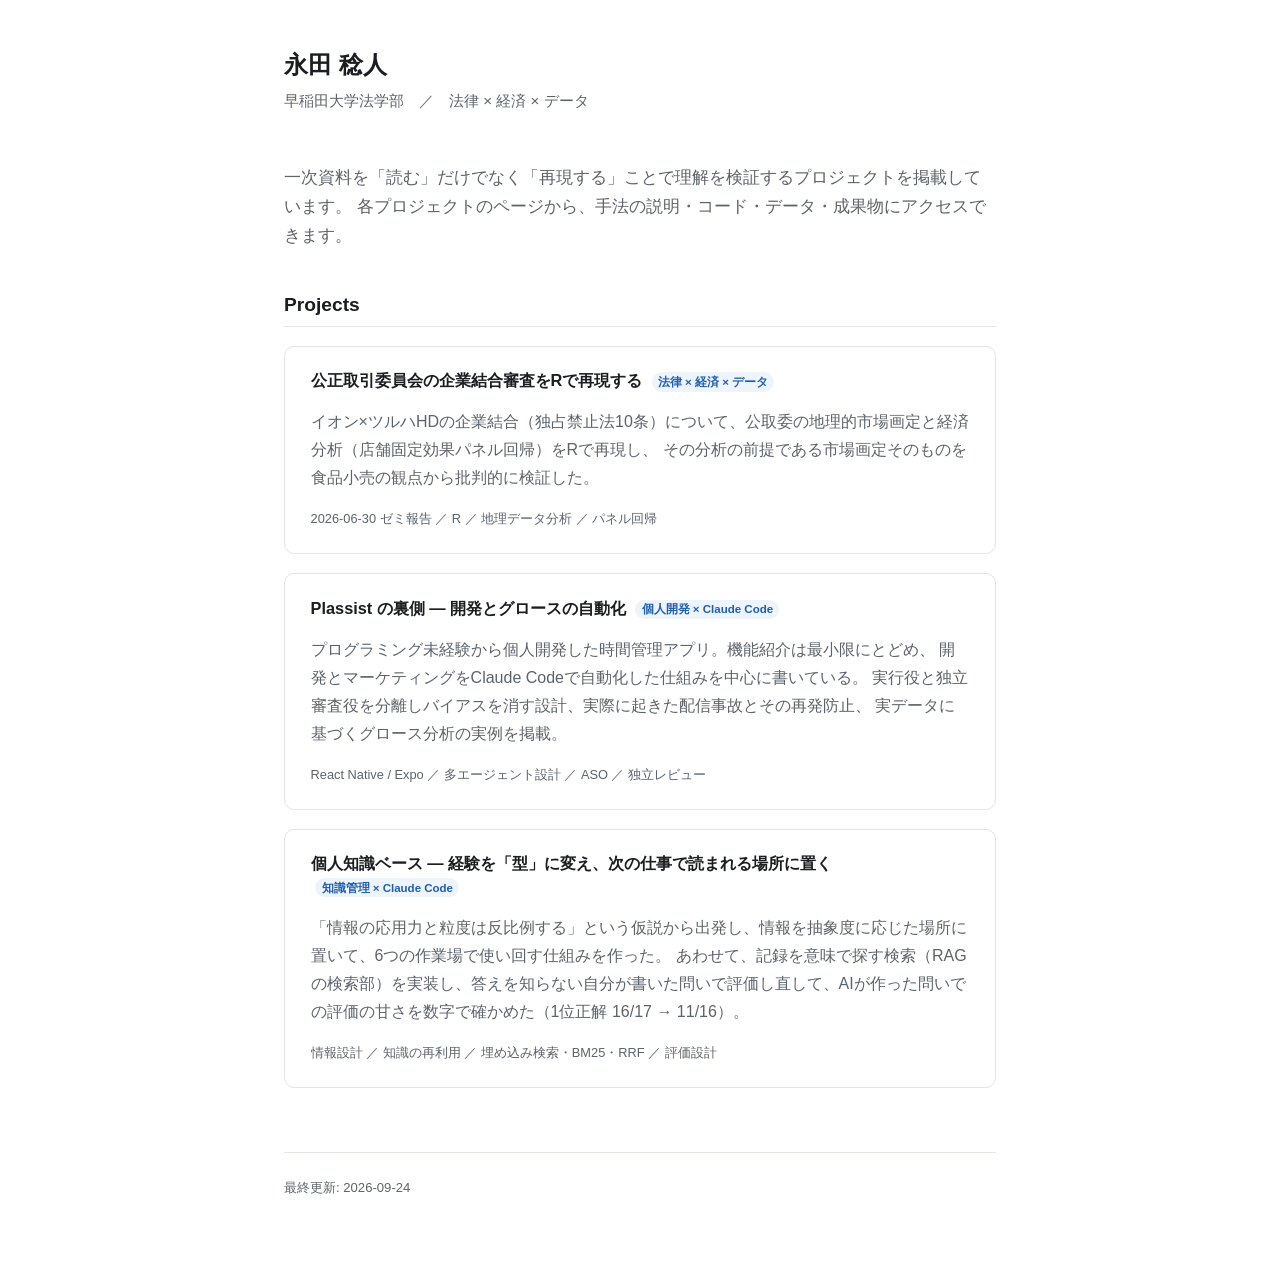
<file: index.html>
<!doctype html>
<html lang="ja">
<head>
<meta charset="utf-8">
<meta name="viewport" content="width=device-width, initial-scale=1">
<title>永田稔人 — Portfolio</title>
<meta name="description" content="永田稔人のポートフォリオ。法律×経済×データの分析プロジェクトを掲載。">
<link rel="stylesheet" href="assets/style.css">
</head>
<body>
<div class="wrap">
  <header class="site-header">
    <h1>永田 稔人</h1>
    <div class="role">早稲田大学法学部　／　法律 × 経済 × データ</div>
  </header>

  <section>
    <p class="lede">
      一次資料を「読む」だけでなく「再現する」ことで理解を検証するプロジェクトを掲載しています。
      各プロジェクトのページから、手法の説明・コード・データ・成果物にアクセスできます。
    </p>
  </section>

  <section>
    <h2>Projects</h2>

    <a class="card" href="projects/jftc-aeon-tsuruha/">
      <h3>公正取引委員会の企業結合審査をRで再現する
        <span class="badge">法律 × 経済 × データ</span>
      </h3>
      <p class="muted">
        イオン×ツルハHDの企業結合（独占禁止法10条）について、公取委の地理的市場画定と経済分析（店舗固定効果パネル回帰）をRで再現し、
        その分析の前提である市場画定そのものを食品小売の観点から批判的に検証した。
      </p>
      <div class="tags">2026-06-30 ゼミ報告 ／ R ／ 地理データ分析 ／ パネル回帰</div>
    </a>

    <a class="card" href="projects/plassist/">
      <h3>Plassist の裏側 — 開発とグロースの自動化
        <span class="badge">個人開発 × Claude Code</span>
      </h3>
      <p class="muted">
        プログラミング未経験から個人開発した時間管理アプリ。機能紹介は最小限にとどめ、
        開発とマーケティングをClaude Codeで自動化した仕組みを中心に書いている。
        実行役と独立審査役を分離しバイアスを消す設計、実際に起きた配信事故とその再発防止、
        実データに基づくグロース分析の実例を掲載。
      </p>
      <div class="tags">React Native / Expo ／ 多エージェント設計 ／ ASO ／ 独立レビュー</div>
    </a>
    <a class="card" href="projects/knowledge/">
      <h3>個人知識ベース — 経験を「型」に変え、次の仕事で読まれる場所に置く
        <span class="badge">知識管理 × Claude Code</span>
      </h3>
      <p class="muted">
        「情報の応用力と粒度は反比例する」という仮説から出発し、情報を抽象度に応じた場所に置いて、6つの作業場で使い回す仕組みを作った。
        あわせて、記録を意味で探す検索（RAGの検索部）を実装し、答えを知らない自分が書いた問いで評価し直して、AIが作った問いでの評価の甘さを数字で確かめた（1位正解 16/17 → 11/16）。
      </p>
      <div class="tags">情報設計 ／ 知識の再利用 ／ 埋め込み検索・BM25・RRF ／ 評価設計</div>
    </a>
  </section>

  <footer class="site-footer">
    最終更新: 2026-09-24
  </footer>
</div>
</body>
</html>
</file>
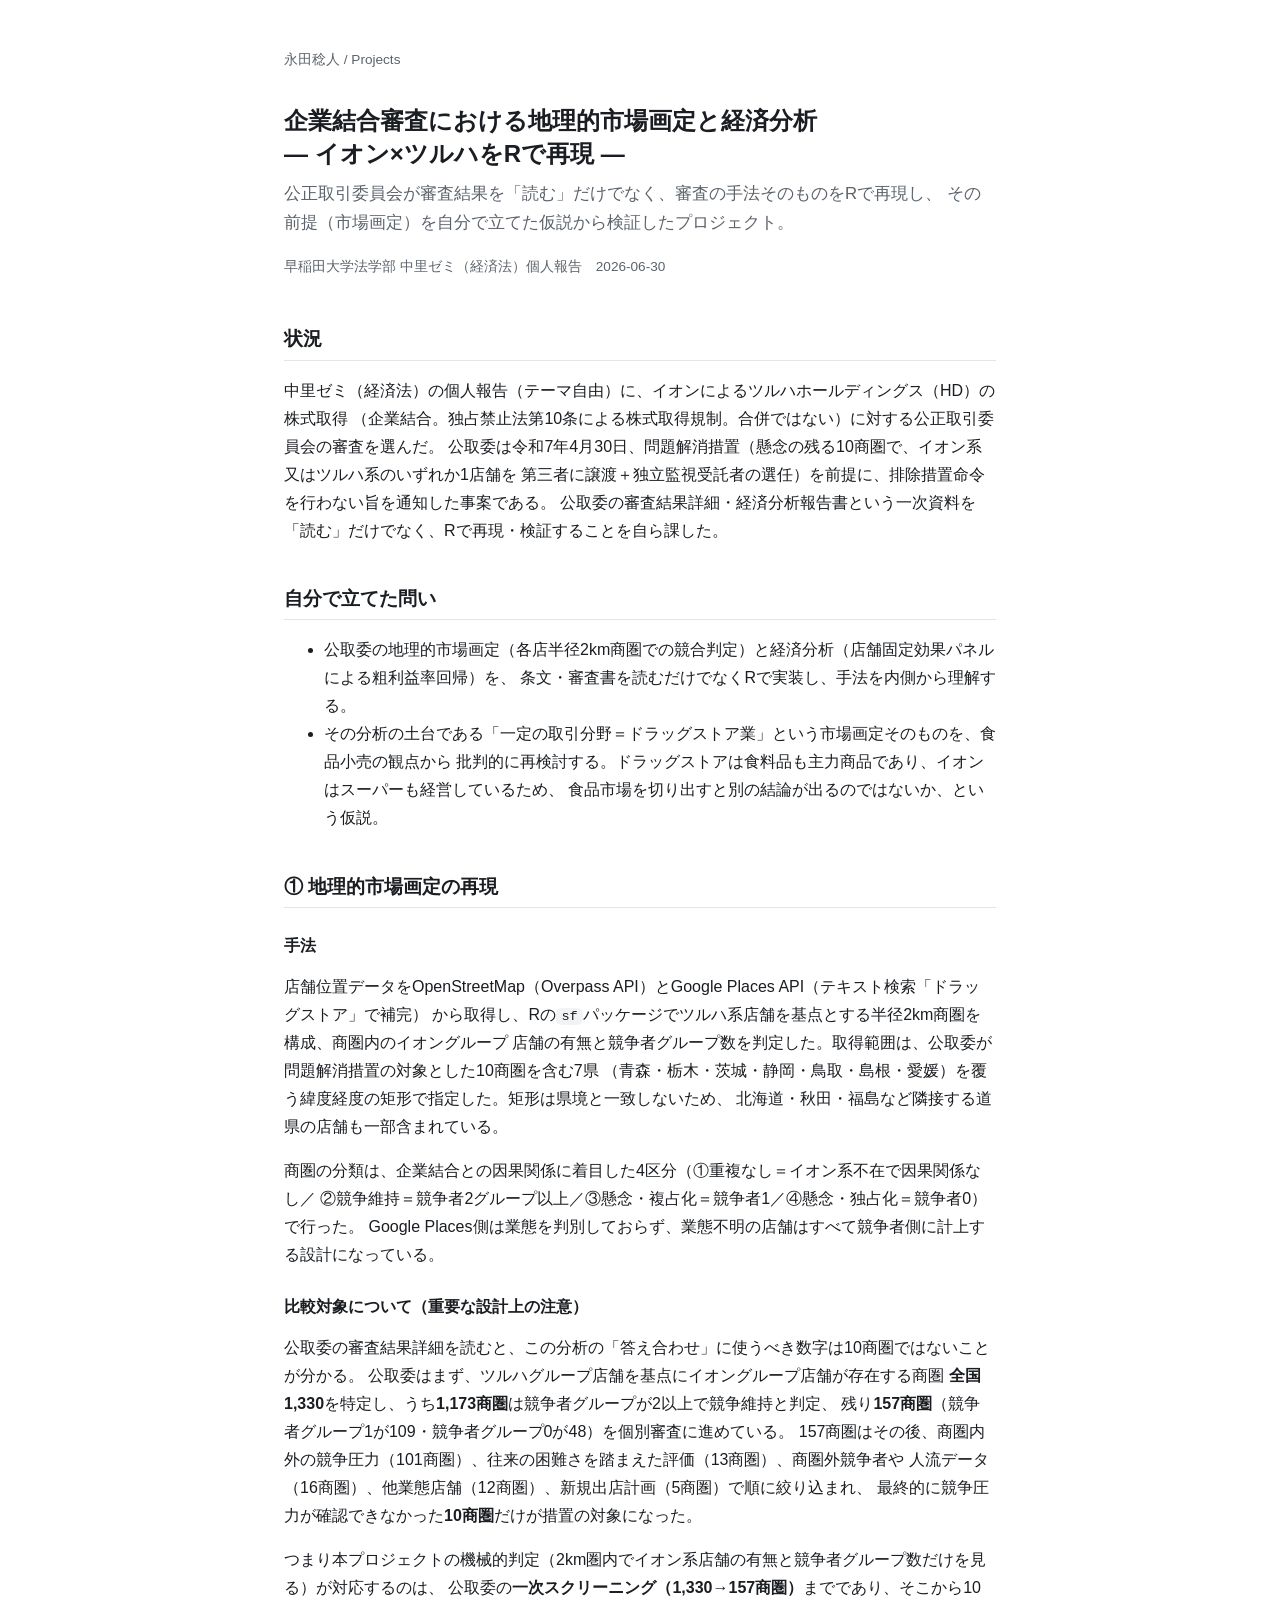
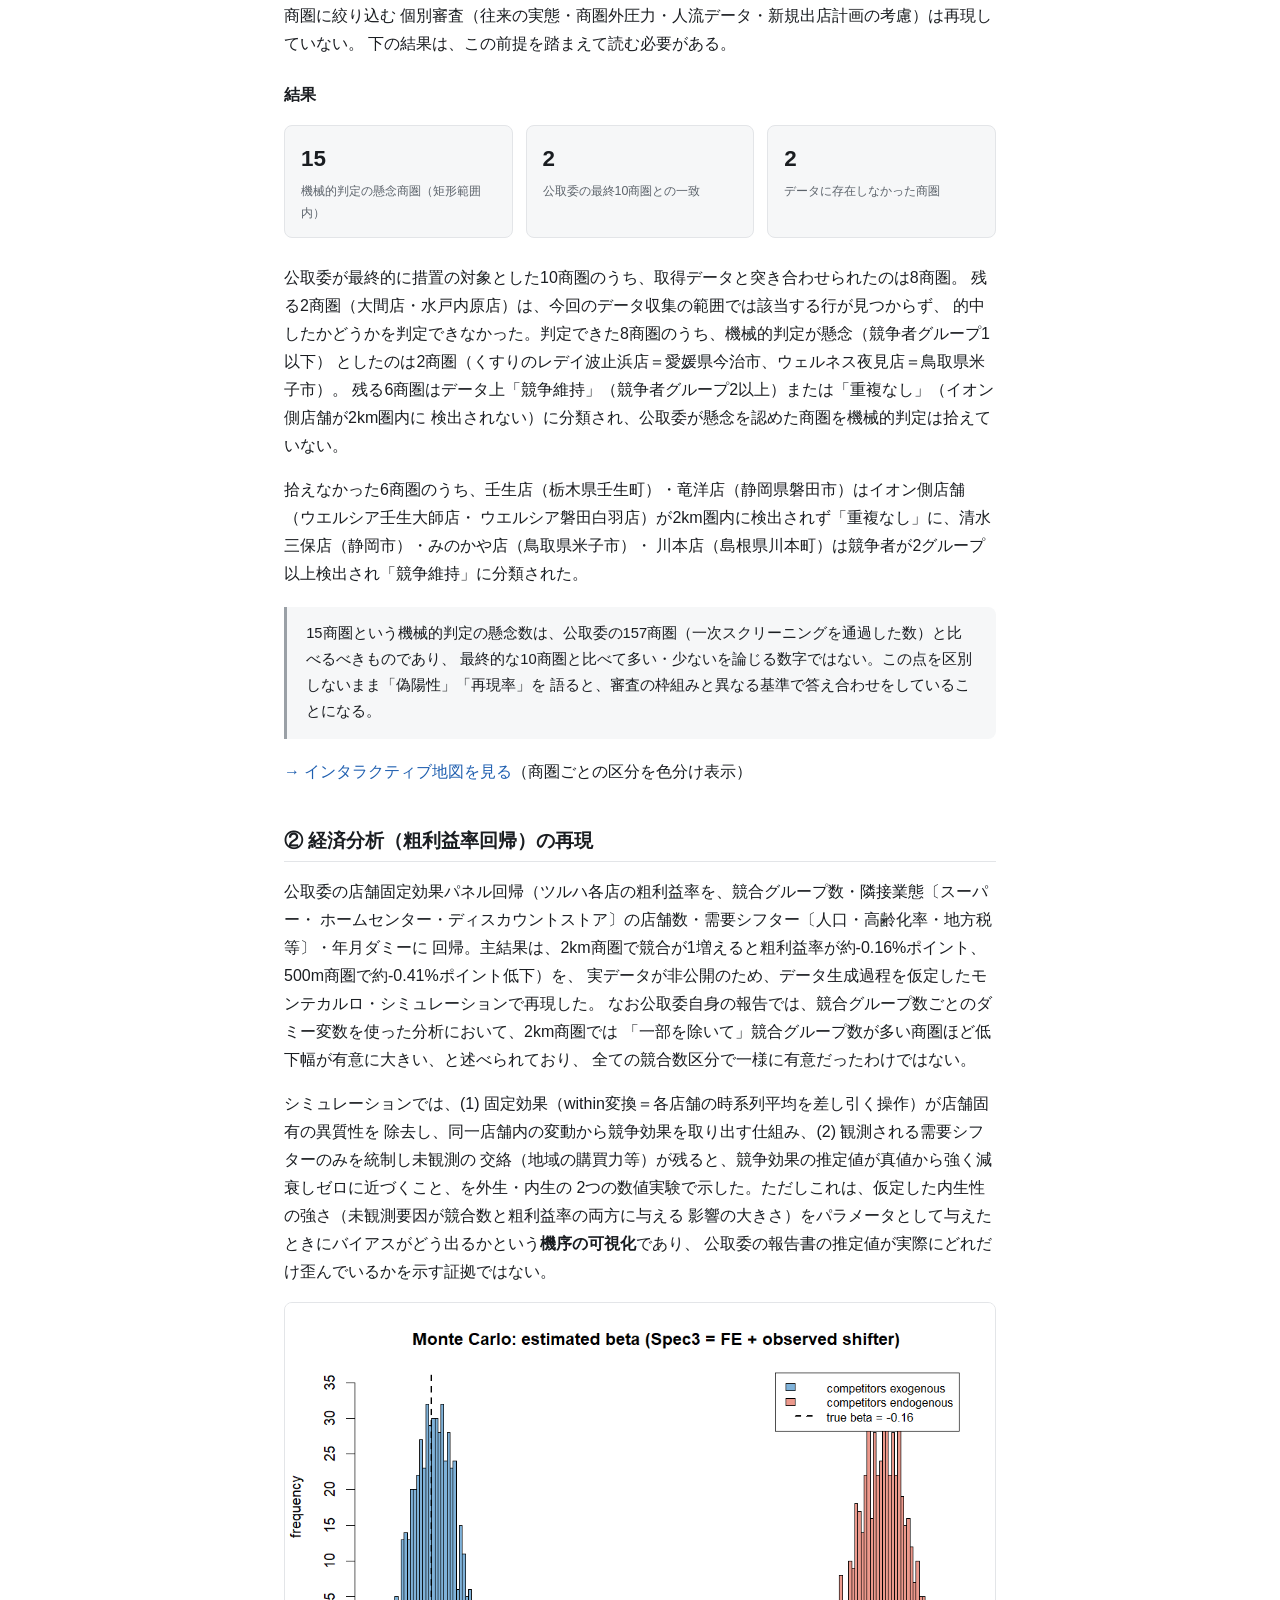
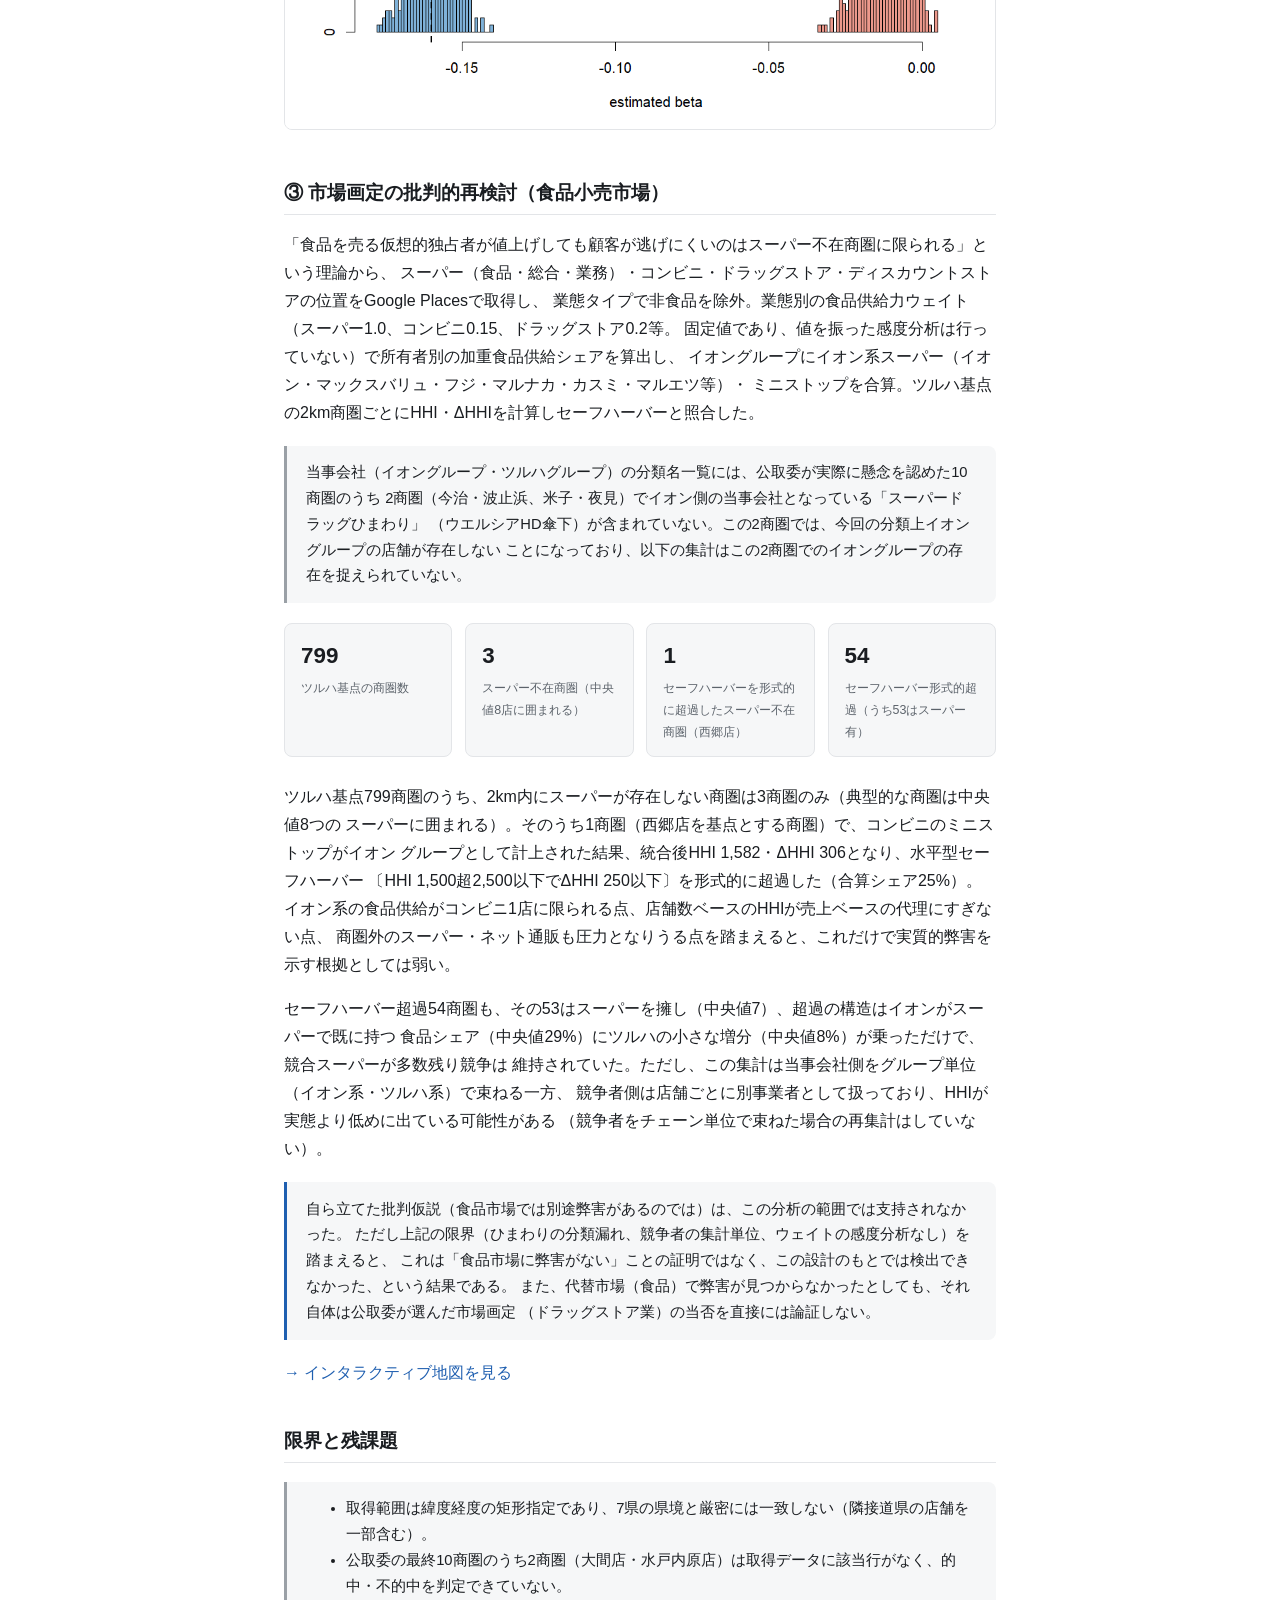
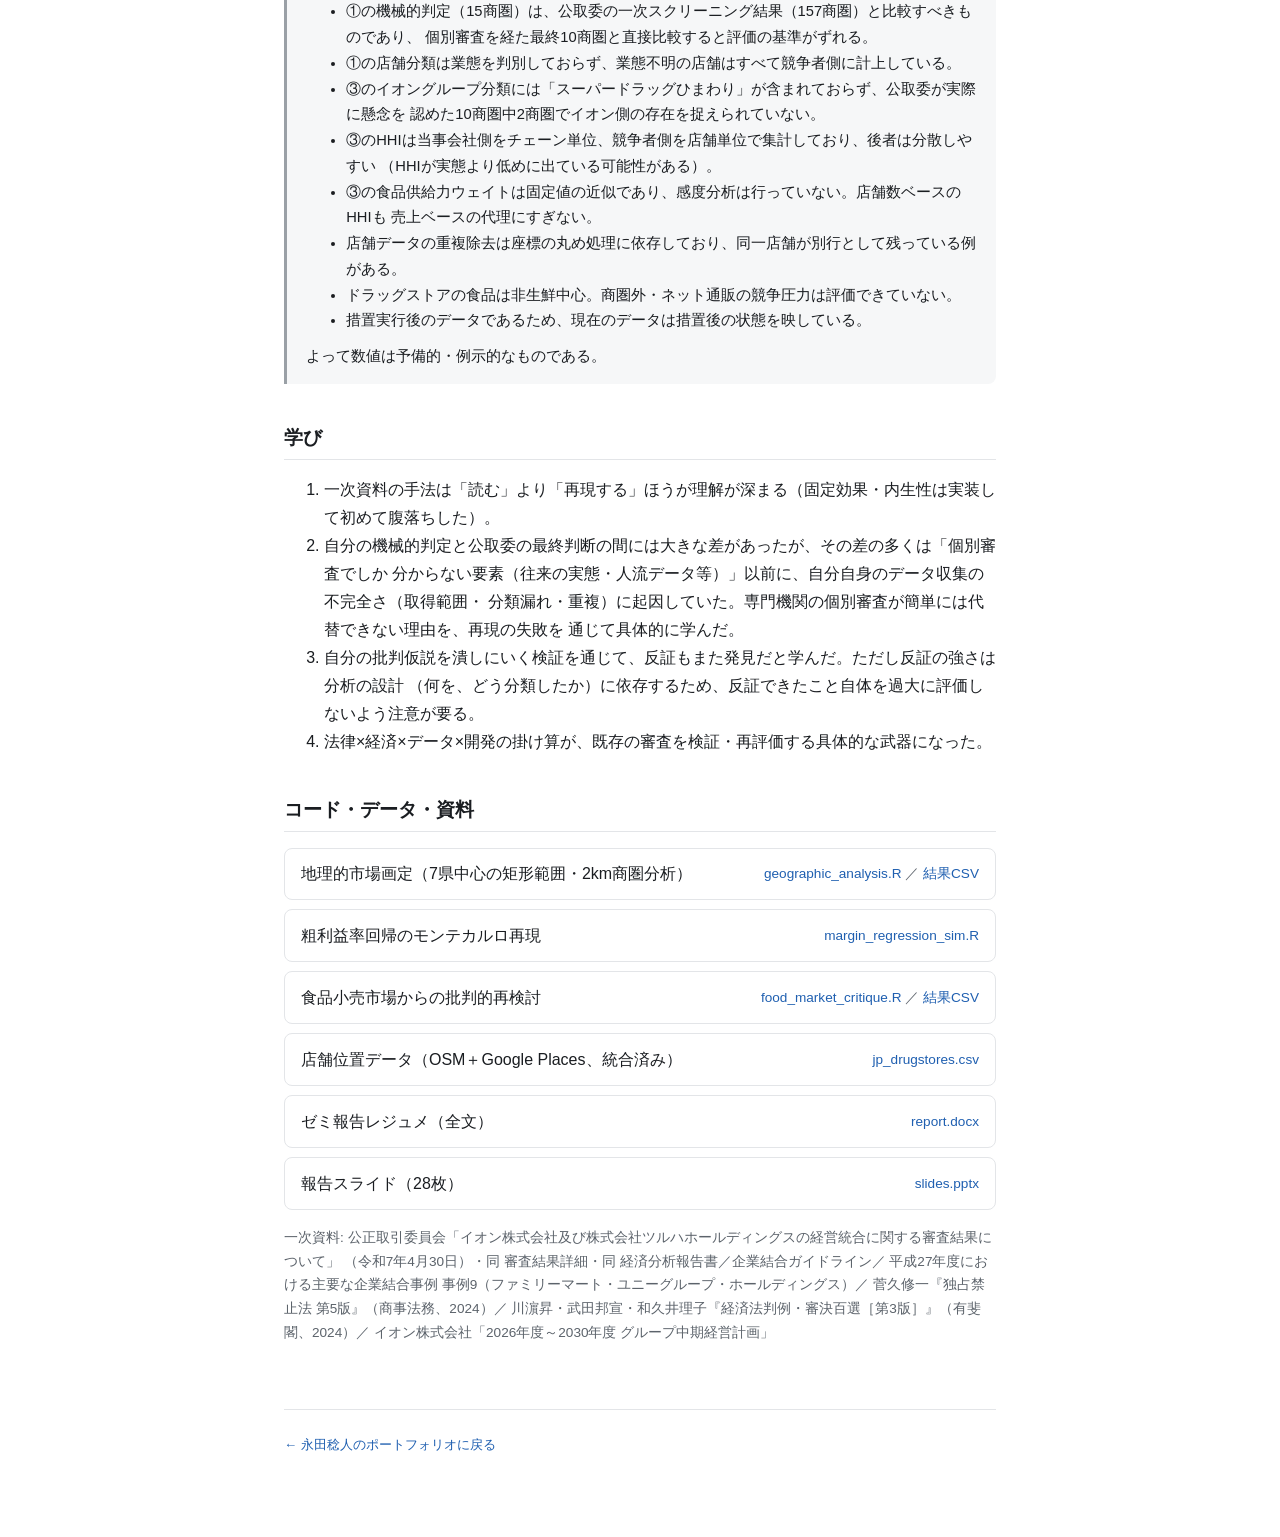
<file: projects/jftc-aeon-tsuruha/index.html>
<!doctype html>
<html lang="ja">
<head>
<meta charset="utf-8">
<meta name="viewport" content="width=device-width, initial-scale=1">
<title>企業結合審査の再現 — イオン×ツルハ</title>
<meta name="description" content="公正取引委員会のイオン×ツルハHD企業結合審査を、地理的市場画定と経済分析の両面からRで再現し、市場画定を批判的に検証したプロジェクト。">
<link rel="stylesheet" href="../../assets/style.css">
</head>
<body>
<div class="wrap">
  <nav class="crumbs"><a href="../../">永田稔人</a> / Projects</nav>

  <header class="site-header">
    <h1>企業結合審査における地理的市場画定と経済分析<br>— イオン×ツルハをRで再現 —</h1>
    <p class="lede">
      公正取引委員会が審査結果を「読む」だけでなく、審査の手法そのものをRで再現し、
      その前提（市場画定）を自分で立てた仮説から検証したプロジェクト。
    </p>
    <p class="muted" style="margin-top:0.8rem; font-size:0.85rem;">
      早稲田大学法学部 中里ゼミ（経済法）個人報告　2026-06-30
    </p>
  </header>

  <section>
    <h2>状況</h2>
    <p>
      中里ゼミ（経済法）の個人報告（テーマ自由）に、イオンによるツルハホールディングス（HD）の株式取得
      （企業結合。独占禁止法第10条による株式取得規制。合併ではない）に対する公正取引委員会の審査を選んだ。
      公取委は令和7年4月30日、問題解消措置（懸念の残る10商圏で、イオン系又はツルハ系のいずれか1店舗を
      第三者に譲渡＋独立監視受託者の選任）を前提に、排除措置命令を行わない旨を通知した事案である。
      公取委の審査結果詳細・経済分析報告書という一次資料を「読む」だけでなく、Rで再現・検証することを自ら課した。
    </p>
  </section>

  <section>
    <h2>自分で立てた問い</h2>
    <ul>
      <li>公取委の地理的市場画定（各店半径2km商圏での競合判定）と経済分析（店舗固定効果パネルによる粗利益率回帰）を、
        条文・審査書を読むだけでなくRで実装し、手法を内側から理解する。</li>
      <li>その分析の土台である「一定の取引分野＝ドラッグストア業」という市場画定そのものを、食品小売の観点から
        批判的に再検討する。ドラッグストアは食料品も主力商品であり、イオンはスーパーも経営しているため、
        食品市場を切り出すと別の結論が出るのではないか、という仮説。</li>
    </ul>
  </section>

  <section>
    <h2>① 地理的市場画定の再現</h2>

    <h3>手法</h3>
    <p>
      店舗位置データをOpenStreetMap（Overpass API）とGoogle Places API（テキスト検索「ドラッグストア」で補完）
      から取得し、Rの<code>sf</code>パッケージでツルハ系店舗を基点とする半径2km商圏を構成、商圏内のイオングループ
      店舗の有無と競争者グループ数を判定した。取得範囲は、公取委が問題解消措置の対象とした10商圏を含む7県
      （青森・栃木・茨城・静岡・鳥取・島根・愛媛）を覆う緯度経度の矩形で指定した。矩形は県境と一致しないため、
      北海道・秋田・福島など隣接する道県の店舗も一部含まれている。
    </p>
    <p>
      商圏の分類は、企業結合との因果関係に着目した4区分（①重複なし＝イオン系不在で因果関係なし／
      ②競争維持＝競争者2グループ以上／③懸念・複占化＝競争者1／④懸念・独占化＝競争者0）で行った。
      Google Places側は業態を判別しておらず、業態不明の店舗はすべて競争者側に計上する設計になっている。
    </p>

    <h3>比較対象について（重要な設計上の注意）</h3>
    <p>
      公取委の審査結果詳細を読むと、この分析の「答え合わせ」に使うべき数字は10商圏ではないことが分かる。
      公取委はまず、ツルハグループ店舗を基点にイオングループ店舗が存在する商圏
      <strong>全国1,330</strong>を特定し、うち<strong>1,173商圏</strong>は競争者グループが2以上で競争維持と判定、
      残り<strong>157商圏</strong>（競争者グループ1が109・競争者グループ0が48）を個別審査に進めている。
      157商圏はその後、商圏内外の競争圧力（101商圏）、往来の困難さを踏まえた評価（13商圏）、商圏外競争者や
      人流データ（16商圏）、他業態店舗（12商圏）、新規出店計画（5商圏）で順に絞り込まれ、
      最終的に競争圧力が確認できなかった<strong>10商圏</strong>だけが措置の対象になった。
    </p>
    <p>
      つまり本プロジェクトの機械的判定（2km圏内でイオン系店舗の有無と競争者グループ数だけを見る）が対応するのは、
      公取委の<strong>一次スクリーニング（1,330→157商圏）</strong>までであり、そこから10商圏に絞り込む
      個別審査（往来の実態・商圏外圧力・人流データ・新規出店計画の考慮）は再現していない。
      下の結果は、この前提を踏まえて読む必要がある。
    </p>

    <h3>結果</h3>
    <div class="stat-row">
      <div class="stat"><div class="n">15</div><div class="label">機械的判定の懸念商圏（矩形範囲内）</div></div>
      <div class="stat"><div class="n">2</div><div class="label">公取委の最終10商圏との一致</div></div>
      <div class="stat"><div class="n">2</div><div class="label">データに存在しなかった商圏</div></div>
    </div>
    <p>
      公取委が最終的に措置の対象とした10商圏のうち、取得データと突き合わせられたのは8商圏。
      残る2商圏（大間店・水戸内原店）は、今回のデータ収集の範囲では該当する行が見つからず、
      的中したかどうかを判定できなかった。判定できた8商圏のうち、機械的判定が懸念（競争者グループ1以下）
      としたのは2商圏（くすりのレデイ波止浜店＝愛媛県今治市、ウェルネス夜見店＝鳥取県米子市）。
      残る6商圏はデータ上「競争維持」（競争者グループ2以上）または「重複なし」（イオン側店舗が2km圏内に
      検出されない）に分類され、公取委が懸念を認めた商圏を機械的判定は拾えていない。
    </p>
    <p>
      拾えなかった6商圏のうち、壬生店（栃木県壬生町）・竜洋店（静岡県磐田市）はイオン側店舗（ウエルシア壬生大師店・
      ウエルシア磐田白羽店）が2km圏内に検出されず「重複なし」に、清水三保店（静岡市）・みのかや店（鳥取県米子市）・
      川本店（島根県川本町）は競争者が2グループ以上検出され「競争維持」に分類された。
    </p>
    <div class="callout limits">
      15商圏という機械的判定の懸念数は、公取委の157商圏（一次スクリーニングを通過した数）と比べるべきものであり、
      最終的な10商圏と比べて多い・少ないを論じる数字ではない。この点を区別しないまま「偽陽性」「再現率」を
      語ると、審査の枠組みと異なる基準で答え合わせをしていることになる。
    </div>
    <p><a href="maps/geographic_map.html">→ インタラクティブ地図を見る</a>（商圏ごとの区分を色分け表示）</p>
  </section>

  <section>
    <h2>② 経済分析（粗利益率回帰）の再現</h2>
    <p>
      公取委の店舗固定効果パネル回帰（ツルハ各店の粗利益率を、競合グループ数・隣接業態〔スーパー・
      ホームセンター・ディスカウントストア〕の店舗数・需要シフター〔人口・高齢化率・地方税等〕・年月ダミーに
      回帰。主結果は、2km商圏で競合が1増えると粗利益率が約-0.16%ポイント、500m商圏で約-0.41%ポイント低下）を、
      実データが非公開のため、データ生成過程を仮定したモンテカルロ・シミュレーションで再現した。
      なお公取委自身の報告では、競合グループ数ごとのダミー変数を使った分析において、2km商圏では
      「一部を除いて」競合グループ数が多い商圏ほど低下幅が有意に大きい、と述べられており、
      全ての競合数区分で一様に有意だったわけではない。
    </p>
    <p>
      シミュレーションでは、(1) 固定効果（within変換＝各店舗の時系列平均を差し引く操作）が店舗固有の異質性を
      除去し、同一店舗内の変動から競争効果を取り出す仕組み、(2) 観測される需要シフターのみを統制し未観測の
      交絡（地域の購買力等）が残ると、競争効果の推定値が真値から強く減衰しゼロに近づくこと、を外生・内生の
      2つの数値実験で示した。ただしこれは、仮定した内生性の強さ（未観測要因が競合数と粗利益率の両方に与える
      影響の大きさ）をパラメータとして与えたときにバイアスがどう出るかという<strong>機序の可視化</strong>であり、
      公取委の報告書の推定値が実際にどれだけ歪んでいるかを示す証拠ではない。
    </p>
    <p><img src="figures/margin_montecarlo.png" alt="モンテカルロ・シミュレーション：外生 vs 内生での推定バイアス比較" style="max-width:100%; border-radius:8px; border:1px solid var(--border);"></p>
  </section>

  <section>
    <h2>③ 市場画定の批判的再検討（食品小売市場）</h2>
    <p>
      「食品を売る仮想的独占者が値上げしても顧客が逃げにくいのはスーパー不在商圏に限られる」という理論から、
      スーパー（食品・総合・業務）・コンビニ・ドラッグストア・ディスカウントストアの位置をGoogle Placesで取得し、
      業態タイプで非食品を除外。業態別の食品供給力ウェイト（スーパー1.0、コンビニ0.15、ドラッグストア0.2等。
      固定値であり、値を振った感度分析は行っていない）で所有者別の加重食品供給シェアを算出し、
      イオングループにイオン系スーパー（イオン・マックスバリュ・フジ・マルナカ・カスミ・マルエツ等）・
      ミニストップを合算。ツルハ基点の2km商圏ごとにHHI・ΔHHIを計算しセーフハーバーと照合した。
    </p>
    <div class="callout limits">
      当事会社（イオングループ・ツルハグループ）の分類名一覧には、公取委が実際に懸念を認めた10商圏のうち
      2商圏（今治・波止浜、米子・夜見）でイオン側の当事会社となっている「スーパードラッグひまわり」
      （ウエルシアHD傘下）が含まれていない。この2商圏では、今回の分類上イオングループの店舗が存在しない
      ことになっており、以下の集計はこの2商圏でのイオングループの存在を捉えられていない。
    </div>
    <div class="stat-row">
      <div class="stat"><div class="n">799</div><div class="label">ツルハ基点の商圏数</div></div>
      <div class="stat"><div class="n">3</div><div class="label">スーパー不在商圏（中央値8店に囲まれる）</div></div>
      <div class="stat"><div class="n">1</div><div class="label">セーフハーバーを形式的に超過したスーパー不在商圏（西郷店）</div></div>
      <div class="stat"><div class="n">54</div><div class="label">セーフハーバー形式的超過（うち53はスーパー有）</div></div>
    </div>
    <p>
      ツルハ基点799商圏のうち、2km内にスーパーが存在しない商圏は3商圏のみ（典型的な商圏は中央値8つの
      スーパーに囲まれる）。そのうち1商圏（西郷店を基点とする商圏）で、コンビニのミニストップがイオン
      グループとして計上された結果、統合後HHI 1,582・ΔHHI 306となり、水平型セーフハーバー
      〔HHI 1,500超2,500以下でΔHHI 250以下〕を形式的に超過した（合算シェア25%）。
      イオン系の食品供給がコンビニ1店に限られる点、店舗数ベースのHHIが売上ベースの代理にすぎない点、
      商圏外のスーパー・ネット通販も圧力となりうる点を踏まえると、これだけで実質的弊害を示す根拠としては弱い。
    </p>
    <p>
      セーフハーバー超過54商圏も、その53はスーパーを擁し（中央値7）、超過の構造はイオンがスーパーで既に持つ
      食品シェア（中央値29%）にツルハの小さな増分（中央値8%）が乗っただけで、競合スーパーが多数残り競争は
      維持されていた。ただし、この集計は当事会社側をグループ単位（イオン系・ツルハ系）で束ねる一方、
      競争者側は店舗ごとに別事業者として扱っており、HHIが実態より低めに出ている可能性がある
      （競争者をチェーン単位で束ねた場合の再集計はしていない）。
    </p>
    <div class="callout">
      自ら立てた批判仮説（食品市場では別途弊害があるのでは）は、この分析の範囲では支持されなかった。
      ただし上記の限界（ひまわりの分類漏れ、競争者の集計単位、ウェイトの感度分析なし）を踏まえると、
      これは「食品市場に弊害がない」ことの証明ではなく、この設計のもとでは検出できなかった、という結果である。
      また、代替市場（食品）で弊害が見つからなかったとしても、それ自体は公取委が選んだ市場画定
      （ドラッグストア業）の当否を直接には論証しない。
    </div>
    <p><a href="maps/food_market_map.html">→ インタラクティブ地図を見る</a></p>
  </section>

  <section>
    <h2>限界と残課題</h2>
    <div class="callout limits">
      <ul style="margin:0;">
        <li>取得範囲は緯度経度の矩形指定であり、7県の県境と厳密には一致しない（隣接道県の店舗を一部含む）。</li>
        <li>公取委の最終10商圏のうち2商圏（大間店・水戸内原店）は取得データに該当行がなく、的中・不的中を判定できていない。</li>
        <li>①の機械的判定（15商圏）は、公取委の一次スクリーニング結果（157商圏）と比較すべきものであり、
          個別審査を経た最終10商圏と直接比較すると評価の基準がずれる。</li>
        <li>①の店舗分類は業態を判別しておらず、業態不明の店舗はすべて競争者側に計上している。</li>
        <li>③のイオングループ分類には「スーパードラッグひまわり」が含まれておらず、公取委が実際に懸念を
          認めた10商圏中2商圏でイオン側の存在を捉えられていない。</li>
        <li>③のHHIは当事会社側をチェーン単位、競争者側を店舗単位で集計しており、後者は分散しやすい
          （HHIが実態より低めに出ている可能性がある）。</li>
        <li>③の食品供給力ウェイトは固定値の近似であり、感度分析は行っていない。店舗数ベースのHHIも
          売上ベースの代理にすぎない。</li>
        <li>店舗データの重複除去は座標の丸め処理に依存しており、同一店舗が別行として残っている例がある。</li>
        <li>ドラッグストアの食品は非生鮮中心。商圏外・ネット通販の競争圧力は評価できていない。</li>
        <li>措置実行後のデータであるため、現在のデータは措置後の状態を映している。</li>
      </ul>
      <p style="margin-bottom:0; margin-top:0.6rem;">よって数値は予備的・例示的なものである。</p>
    </div>
  </section>

  <section>
    <h2>学び</h2>
    <ol>
      <li>一次資料の手法は「読む」より「再現する」ほうが理解が深まる（固定効果・内生性は実装して初めて腹落ちした）。</li>
      <li>自分の機械的判定と公取委の最終判断の間には大きな差があったが、その差の多くは「個別審査でしか
        分からない要素（往来の実態・人流データ等）」以前に、自分自身のデータ収集の不完全さ（取得範囲・
        分類漏れ・重複）に起因していた。専門機関の個別審査が簡単には代替できない理由を、再現の失敗を
        通じて具体的に学んだ。</li>
      <li>自分の批判仮説を潰しにいく検証を通じて、反証もまた発見だと学んだ。ただし反証の強さは分析の設計
        （何を、どう分類したか）に依存するため、反証できたこと自体を過大に評価しないよう注意が要る。</li>
      <li>法律×経済×データ×開発の掛け算が、既存の審査を検証・再評価する具体的な武器になった。</li>
    </ol>
  </section>

  <section>
    <h2>コード・データ・資料</h2>
    <ul class="resource-list">
      <li>
        <span>地理的市場画定（7県中心の矩形範囲・2km商圏分析）</span>
        <span class="desc"><a href="code/geographic_analysis.R">geographic_analysis.R</a> ／ <a href="data/geographic_results.csv">結果CSV</a></span>
      </li>
      <li>
        <span>粗利益率回帰のモンテカルロ再現</span>
        <span class="desc"><a href="code/margin_regression_sim.R">margin_regression_sim.R</a></span>
      </li>
      <li>
        <span>食品小売市場からの批判的再検討</span>
        <span class="desc"><a href="code/food_market_critique.R">food_market_critique.R</a> ／ <a href="data/food_market_results.csv">結果CSV</a></span>
      </li>
      <li>
        <span>店舗位置データ（OSM＋Google Places、統合済み）</span>
        <span class="desc"><a href="data/jp_drugstores.csv">jp_drugstores.csv</a></span>
      </li>
      <li>
        <span>ゼミ報告レジュメ（全文）</span>
        <span class="desc"><a href="report/report.docx">report.docx</a></span>
      </li>
      <li>
        <span>報告スライド（28枚）</span>
        <span class="desc"><a href="report/slides.pptx">slides.pptx</a></span>
      </li>
    </ul>
    <p class="muted" style="font-size:0.85rem;">
      一次資料: 公正取引委員会「イオン株式会社及び株式会社ツルハホールディングスの経営統合に関する審査結果について」
      （令和7年4月30日）・同 審査結果詳細・同 経済分析報告書／企業結合ガイドライン／
      平成27年度における主要な企業結合事例 事例9（ファミリーマート・ユニーグループ・ホールディングス）／
      菅久修一『独占禁止法 第5版』（商事法務、2024）／
      川濵昇・武田邦宣・和久井理子『経済法判例・審決百選［第3版］』（有斐閣、2024）／
      イオン株式会社「2026年度～2030年度 グループ中期経営計画」
    </p>
  </section>

  <footer class="site-footer">
    <a href="../../">← 永田稔人のポートフォリオに戻る</a>
  </footer>
</div>
</body>
</html>
</file>
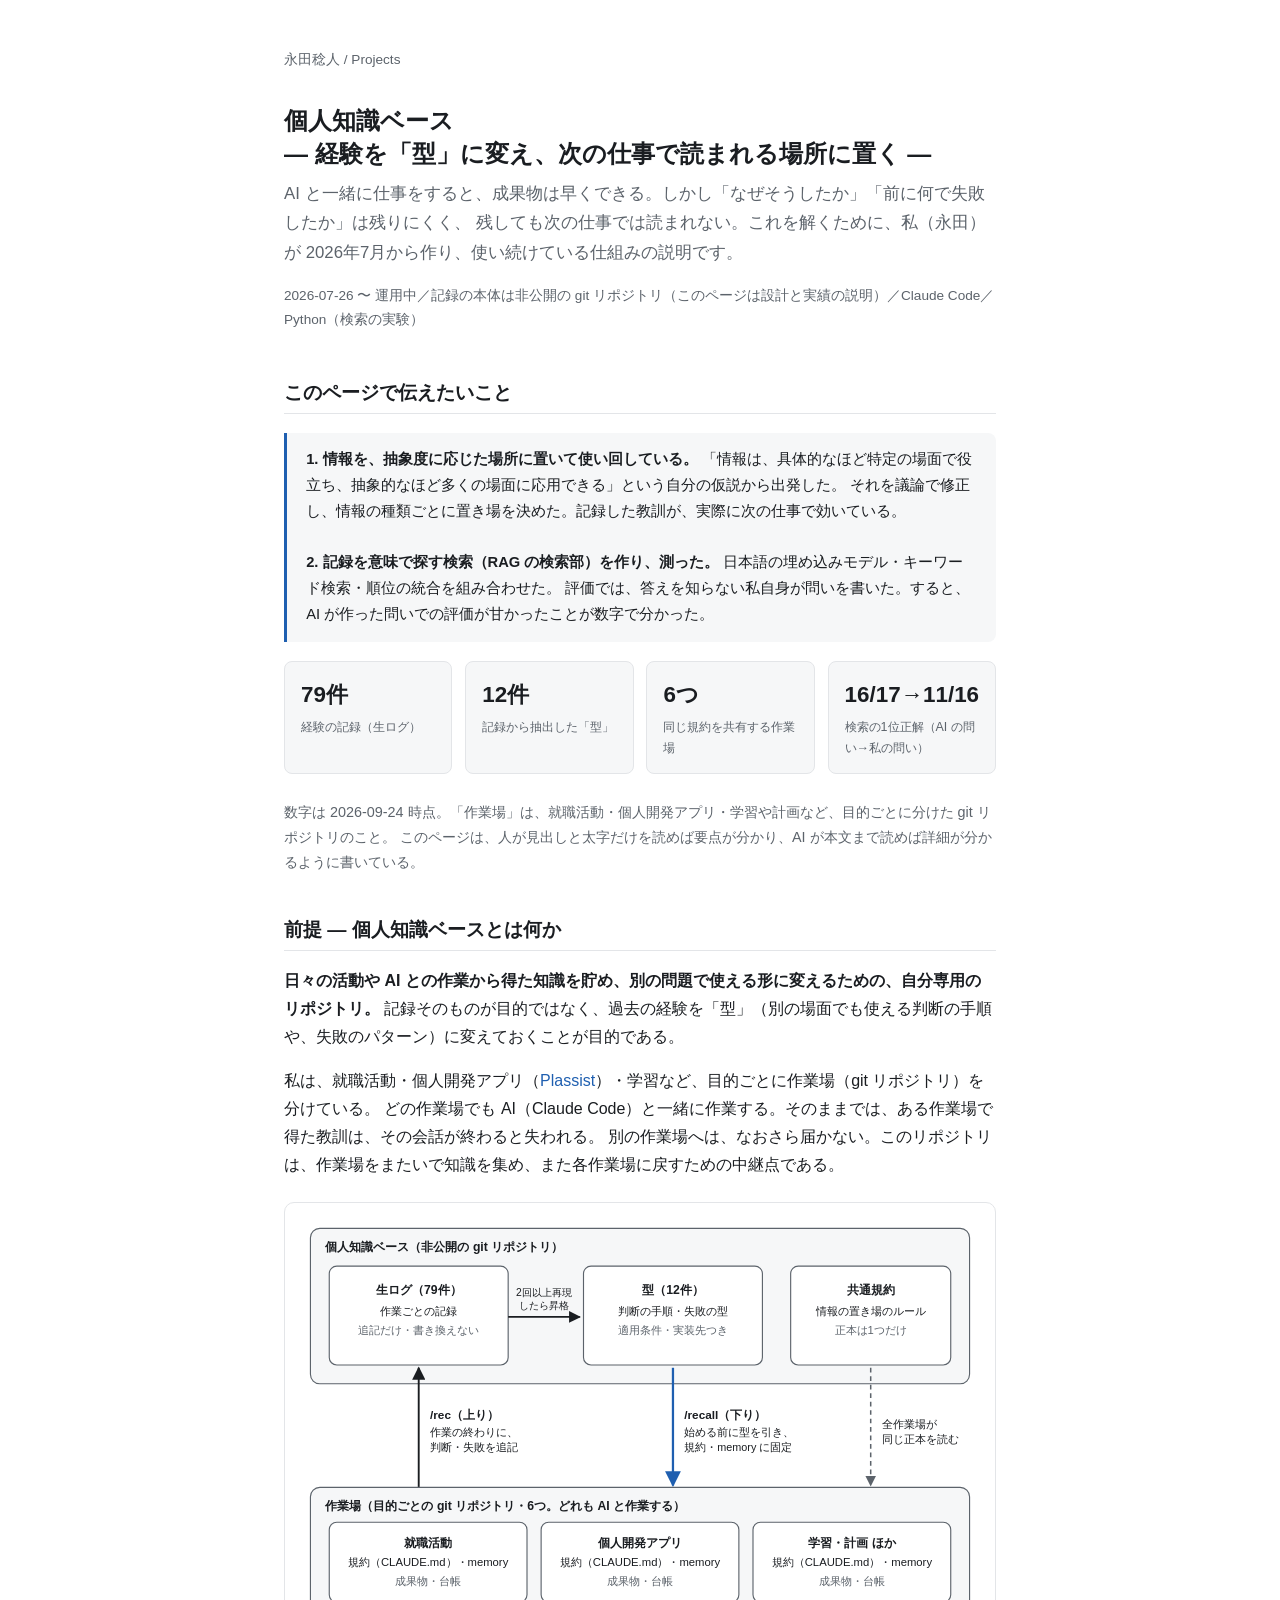
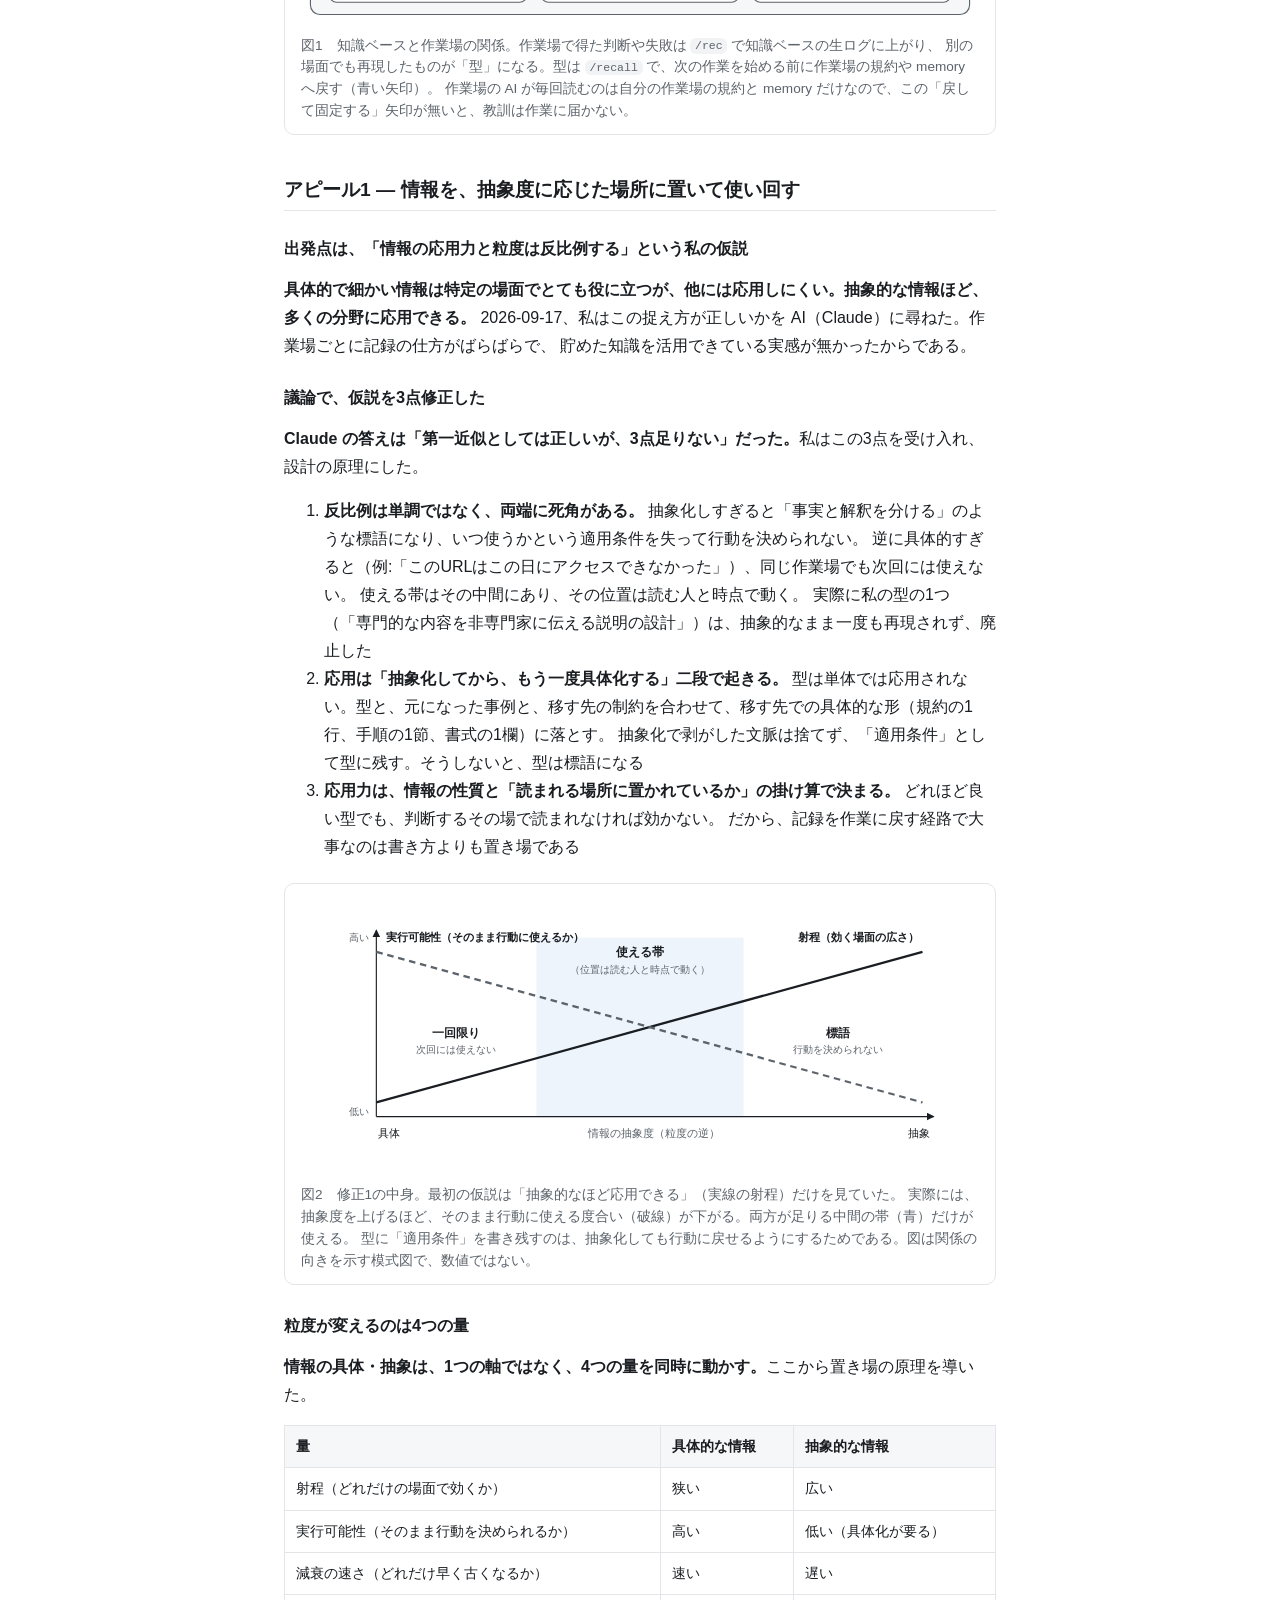
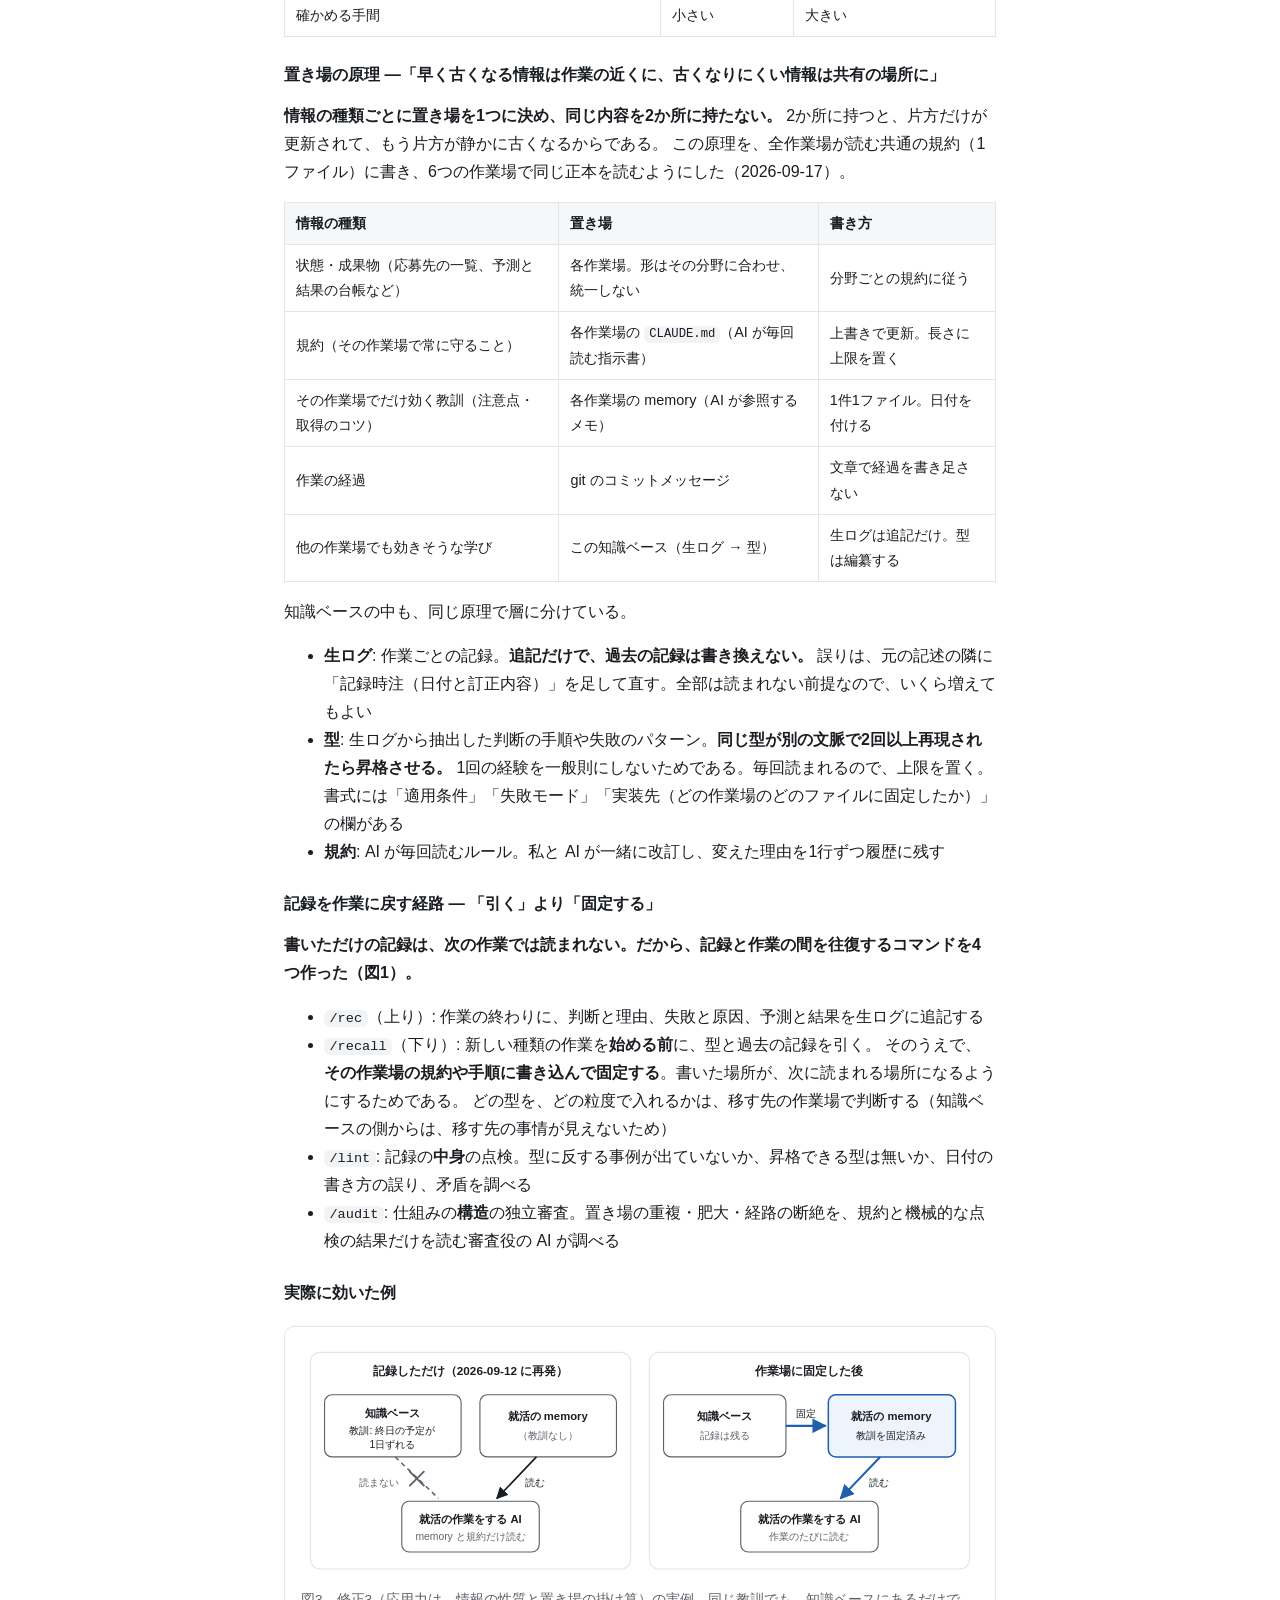
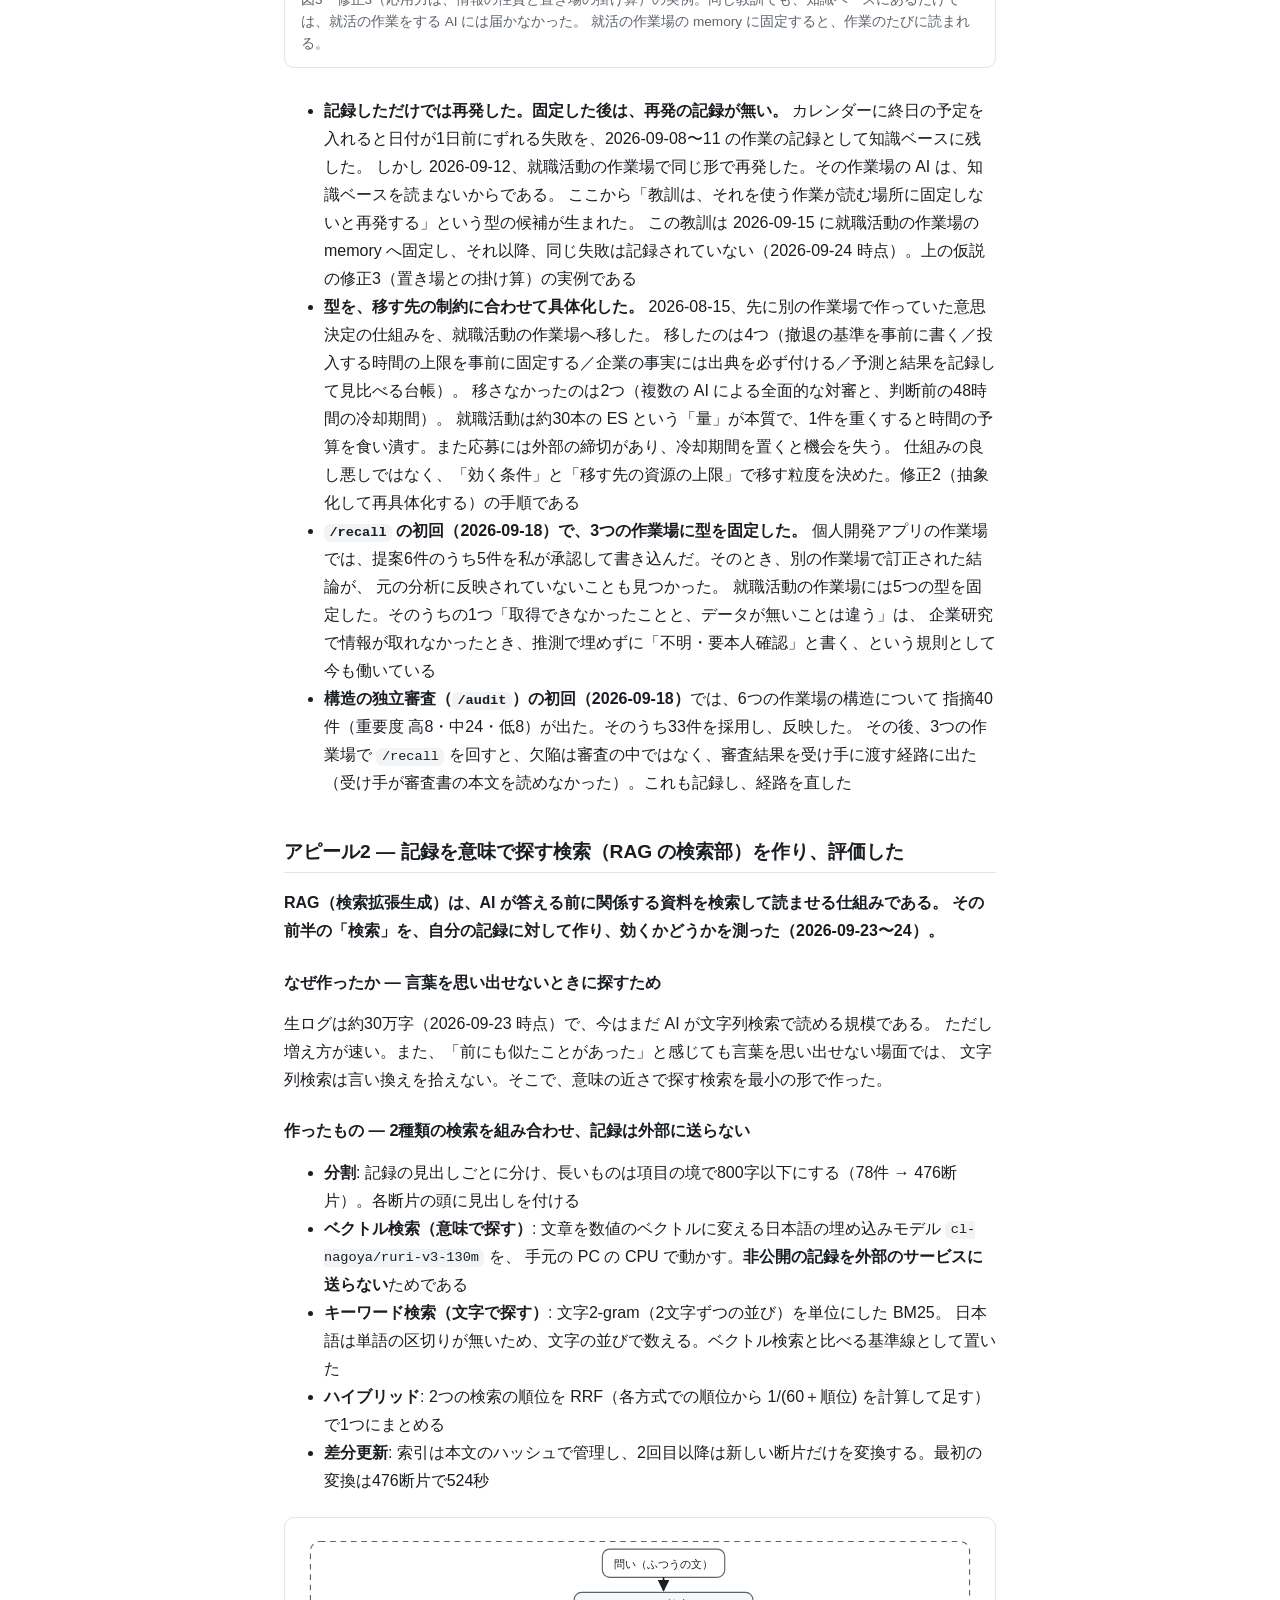
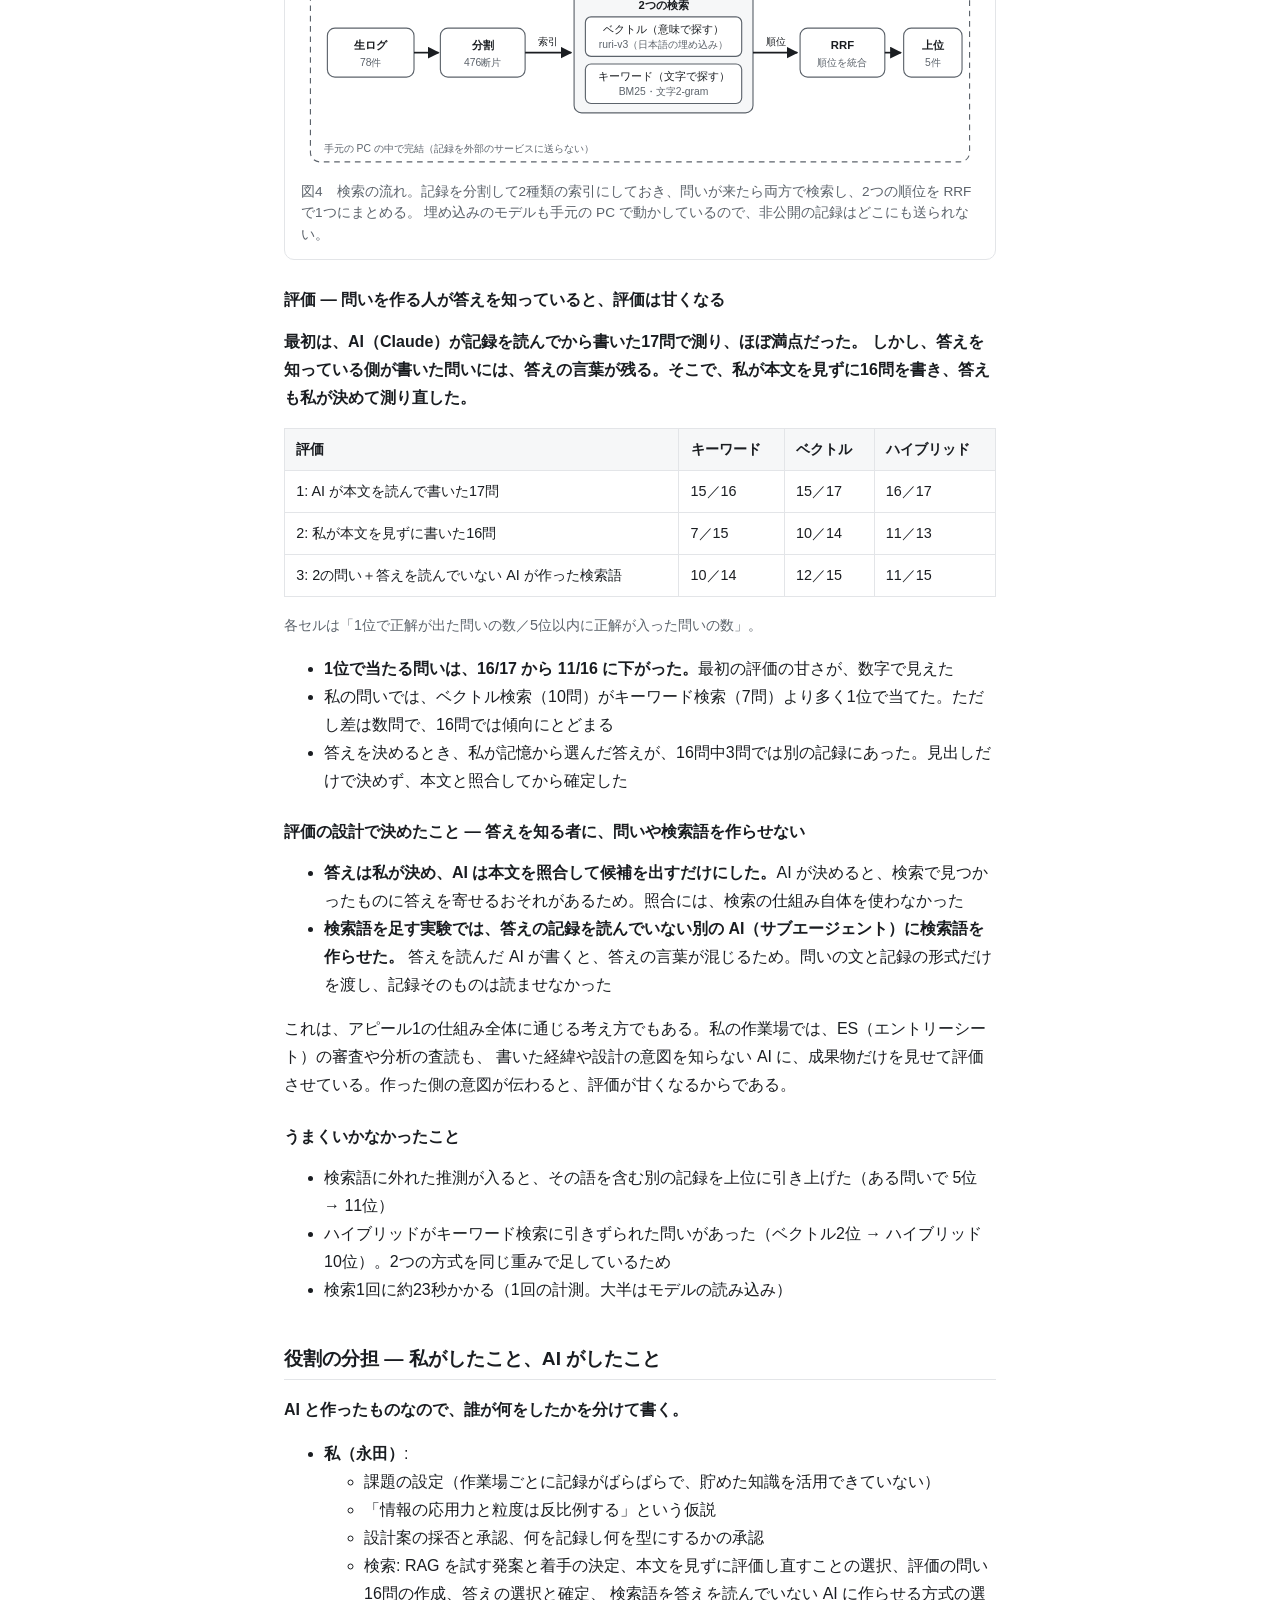
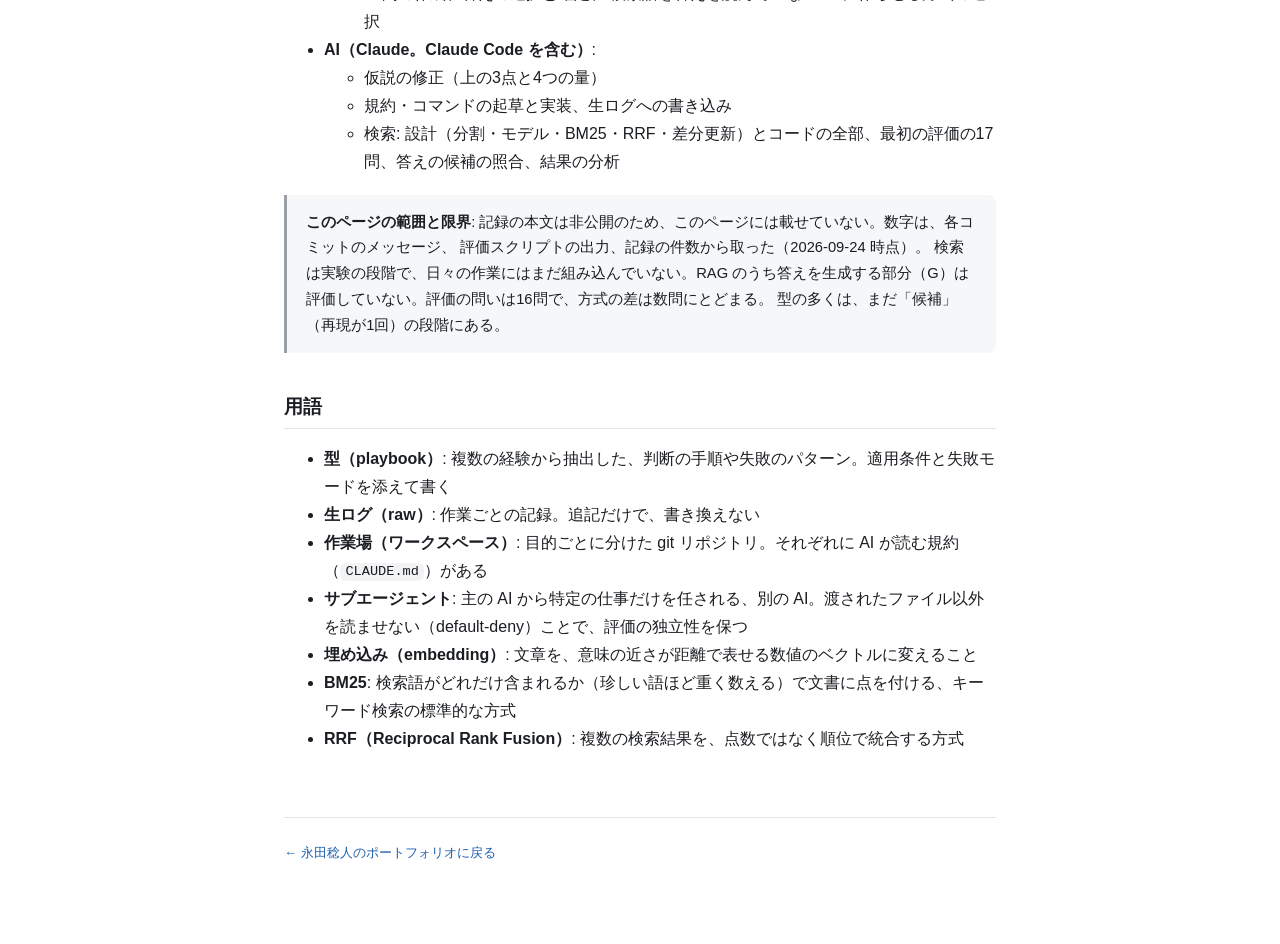
<file: projects/knowledge/index.html>
<!doctype html>
<html lang="ja">
<head>
<meta charset="utf-8">
<meta name="viewport" content="width=device-width, initial-scale=1">
<title>個人知識ベース — 経験を「型」に変え、次の仕事で読まれる場所に置く</title>
<meta name="description" content="永田稔人の個人知識ベースの設計と実績。日々の経験から得た知識を、抽象度（粒度）に応じた場所に置いて次の仕事で使えるようにする仕組みと、その記録を意味で検索する仕組み（RAGの検索部）の実装・評価。">
<link rel="stylesheet" href="../../assets/style.css">
</head>
<body>
<div class="wrap">
  <nav class="crumbs"><a href="../../">永田稔人</a> / Projects</nav>

  <header class="site-header">
    <h1>個人知識ベース<br>— 経験を「型」に変え、次の仕事で読まれる場所に置く —</h1>
    <p class="lede">
      AI と一緒に仕事をすると、成果物は早くできる。しかし「なぜそうしたか」「前に何で失敗したか」は残りにくく、
      残しても次の仕事では読まれない。これを解くために、私（永田）が 2026年7月から作り、使い続けている仕組みの説明です。
    </p>
    <p class="muted" style="margin-top:0.8rem; font-size:0.85rem;">
      2026-07-26 〜 運用中／記録の本体は非公開の git リポジトリ（このページは設計と実績の説明）／Claude Code／Python（検索の実験）
    </p>
  </header>

  <section>
    <h2>このページで伝えたいこと</h2>
    <p class="callout">
      <strong>1. 情報を、抽象度に応じた場所に置いて使い回している。</strong>
      「情報は、具体的なほど特定の場面で役立ち、抽象的なほど多くの場面に応用できる」という自分の仮説から出発した。
      それを議論で修正し、情報の種類ごとに置き場を決めた。記録した教訓が、実際に次の仕事で効いている。<br><br>
      <strong>2. 記録を意味で探す検索（RAG の検索部）を作り、測った。</strong>
      日本語の埋め込みモデル・キーワード検索・順位の統合を組み合わせた。
      評価では、答えを知らない私自身が問いを書いた。すると、AI が作った問いでの評価が甘かったことが数字で分かった。
    </p>
    <div class="stat-row">
      <div class="stat"><div class="n">79件</div><div class="label">経験の記録（生ログ）</div></div>
      <div class="stat"><div class="n">12件</div><div class="label">記録から抽出した「型」</div></div>
      <div class="stat"><div class="n">6つ</div><div class="label">同じ規約を共有する作業場</div></div>
      <div class="stat"><div class="n">16/17→11/16</div><div class="label">検索の1位正解（AI の問い→私の問い）</div></div>
    </div>
    <p class="muted" style="font-size:0.9rem;">
      数字は 2026-09-24 時点。「作業場」は、就職活動・個人開発アプリ・学習や計画など、目的ごとに分けた git リポジトリのこと。
      このページは、人が見出しと太字だけを読めば要点が分かり、AI が本文まで読めば詳細が分かるように書いている。
    </p>
  </section>

  <section>
    <h2>前提 — 個人知識ベースとは何か</h2>
    <p>
      <strong>日々の活動や AI との作業から得た知識を貯め、別の問題で使える形に変えるための、自分専用のリポジトリ。</strong>
      記録そのものが目的ではなく、過去の経験を「型」（別の場面でも使える判断の手順や、失敗のパターン）に変えておくことが目的である。
    </p>
    <p>
      私は、就職活動・個人開発アプリ（<a href="../plassist/">Plassist</a>）・学習など、目的ごとに作業場（git リポジトリ）を分けている。
      どの作業場でも AI（Claude Code）と一緒に作業する。そのままでは、ある作業場で得た教訓は、その会話が終わると失われる。
      別の作業場へは、なおさら届かない。このリポジトリは、作業場をまたいで知識を集め、また各作業場に戻すための中継点である。
    </p>

    <figure class="diagram">
      <svg viewBox="0 0 720 430" role="img" aria-label="知識ベースと作業場の関係。作業場から知識ベースの生ログへ /rec で判断と失敗を追記し、生ログは2回以上再現したら型に昇格する。型は /recall で作業を始める前に引かれ、作業場の規約や memory に固定される。共通規約は1つの正本を全作業場が読む。">
    <defs>
      <marker id="f1-a" viewBox="0 0 10 10" refX="9" refY="5" markerWidth="7" markerHeight="7" orient="auto-start-reverse"><path d="M0,0 L10,5 L0,10 z" fill="currentColor"/></marker>
      <marker id="f1-acc" viewBox="0 0 10 10" refX="9" refY="5" markerWidth="7" markerHeight="7" orient="auto-start-reverse"><path d="M0,0 L10,5 L0,10 z" style="fill:var(--accent)"/></marker>
      <marker id="f1-mut" viewBox="0 0 10 10" refX="9" refY="5" markerWidth="7" markerHeight="7" orient="auto-start-reverse"><path d="M0,0 L10,5 L0,10 z" style="fill:var(--text-muted)"/></marker>
    </defs>
    <g fill="currentColor">
      <rect x="10" y="10" width="700" height="165" rx="10" style="fill:var(--bg-subtle);stroke:var(--text-muted)" stroke-width="1.2"/>
      <text x="26" y="34" font-size="13" font-weight="600">個人知識ベース（非公開の git リポジトリ）</text>

      <rect x="30" y="50" width="190" height="105" rx="8" style="fill:var(--bg);stroke:var(--text-muted)" stroke-width="1.2"/>
      <text x="125" y="80" text-anchor="middle" font-size="13" font-weight="600">生ログ（79件）</text>
      <text x="125" y="102" text-anchor="middle">作業ごとの記録</text>
      <text x="125" y="122" text-anchor="middle" style="fill:var(--text-muted)">追記だけ・書き換えない</text>

      <line x1="220" y1="104" x2="296" y2="104" stroke="currentColor" stroke-width="1.8" marker-end="url(#f1-a)"/>
      <text x="258" y="82" text-anchor="middle" font-size="11">2回以上再現</text>
      <text x="258" y="96" text-anchor="middle" font-size="11">したら昇格</text>

      <rect x="300" y="50" width="190" height="105" rx="8" style="fill:var(--bg);stroke:var(--text-muted)" stroke-width="1.2"/>
      <text x="395" y="80" text-anchor="middle" font-size="13" font-weight="600">型（12件）</text>
      <text x="395" y="102" text-anchor="middle">判断の手順・失敗の型</text>
      <text x="395" y="122" text-anchor="middle" style="fill:var(--text-muted)">適用条件・実装先つき</text>

      <rect x="520" y="50" width="170" height="105" rx="8" style="fill:var(--bg);stroke:var(--text-muted)" stroke-width="1.2"/>
      <text x="605" y="80" text-anchor="middle" font-size="13" font-weight="600">共通規約</text>
      <text x="605" y="102" text-anchor="middle">情報の置き場のルール</text>
      <text x="605" y="122" text-anchor="middle" style="fill:var(--text-muted)">正本は1つだけ</text>

      <line x1="125" y1="285" x2="125" y2="158" stroke="currentColor" stroke-width="2" marker-end="url(#f1-a)"/>
      <text x="137" y="212" font-size="12.5" font-weight="600">/rec（上り）</text>
      <text x="137" y="230" font-size="11.5">作業の終わりに、</text>
      <text x="137" y="246" font-size="11.5">判断・失敗を追記</text>

      <line x1="395" y1="158" x2="395" y2="283" style="stroke:var(--accent)" stroke-width="2.4" marker-end="url(#f1-acc)"/>
      <text x="407" y="212" font-size="12.5" font-weight="600">/recall（下り）</text>
      <text x="407" y="230" font-size="11.5">始める前に型を引き、</text>
      <text x="407" y="246" font-size="11.5">規約・memory に固定</text>

      <line x1="605" y1="158" x2="605" y2="283" style="stroke:var(--text-muted)" stroke-width="1.6" stroke-dasharray="5 4" marker-end="url(#f1-mut)"/>
      <text x="617" y="222" font-size="11.5">全作業場が</text>
      <text x="617" y="238" font-size="11.5">同じ正本を読む</text>

      <rect x="10" y="285" width="700" height="135" rx="10" style="fill:var(--bg-subtle);stroke:var(--text-muted)" stroke-width="1.2"/>
      <text x="26" y="309" font-size="13" font-weight="600">作業場（目的ごとの git リポジトリ・6つ。どれも AI と作業する）</text>

      <rect x="30" y="322" width="210" height="85" rx="8" style="fill:var(--bg);stroke:var(--text-muted)" stroke-width="1.2"/>
      <text x="135" y="348" text-anchor="middle" font-size="13" font-weight="600">就職活動</text>
      <text x="135" y="369" text-anchor="middle">規約（CLAUDE.md）・memory</text>
      <text x="135" y="389" text-anchor="middle" style="fill:var(--text-muted)">成果物・台帳</text>

      <rect x="255" y="322" width="210" height="85" rx="8" style="fill:var(--bg);stroke:var(--text-muted)" stroke-width="1.2"/>
      <text x="360" y="348" text-anchor="middle" font-size="13" font-weight="600">個人開発アプリ</text>
      <text x="360" y="369" text-anchor="middle">規約（CLAUDE.md）・memory</text>
      <text x="360" y="389" text-anchor="middle" style="fill:var(--text-muted)">成果物・台帳</text>

      <rect x="480" y="322" width="210" height="85" rx="8" style="fill:var(--bg);stroke:var(--text-muted)" stroke-width="1.2"/>
      <text x="585" y="348" text-anchor="middle" font-size="13" font-weight="600">学習・計画 ほか</text>
      <text x="585" y="369" text-anchor="middle">規約（CLAUDE.md）・memory</text>
      <text x="585" y="389" text-anchor="middle" style="fill:var(--text-muted)">成果物・台帳</text>
    </g>
      </svg>
      <figcaption>
        図1　知識ベースと作業場の関係。作業場で得た判断や失敗は <code>/rec</code> で知識ベースの生ログに上がり、
        別の場面でも再現したものが「型」になる。型は <code>/recall</code> で、次の作業を始める前に作業場の規約や memory へ戻す（青い矢印）。
        作業場の AI が毎回読むのは自分の作業場の規約と memory だけなので、この「戻して固定する」矢印が無いと、教訓は作業に届かない。
      </figcaption>
    </figure>
  </section>

  <section>
    <h2>アピール1 — 情報を、抽象度に応じた場所に置いて使い回す</h2>

    <h3>出発点は、「情報の応用力と粒度は反比例する」という私の仮説</h3>
    <p>
      <strong>具体的で細かい情報は特定の場面でとても役に立つが、他には応用しにくい。抽象的な情報ほど、多くの分野に応用できる。</strong>
      2026-09-17、私はこの捉え方が正しいかを AI（Claude）に尋ねた。作業場ごとに記録の仕方がばらばらで、
      貯めた知識を活用できている実感が無かったからである。
    </p>

    <h3>議論で、仮説を3点修正した</h3>
    <p>
      <strong>Claude の答えは「第一近似としては正しいが、3点足りない」だった。</strong>私はこの3点を受け入れ、設計の原理にした。
    </p>
    <ol>
      <li><strong>反比例は単調ではなく、両端に死角がある。</strong>
        抽象化しすぎると「事実と解釈を分ける」のような標語になり、いつ使うかという適用条件を失って行動を決められない。
        逆に具体的すぎると（例:「このURLはこの日にアクセスできなかった」）、同じ作業場でも次回には使えない。
        使える帯はその中間にあり、その位置は読む人と時点で動く。
        実際に私の型の1つ（「専門的な内容を非専門家に伝える説明の設計」）は、抽象的なまま一度も再現されず、廃止した</li>
      <li><strong>応用は「抽象化してから、もう一度具体化する」二段で起きる。</strong>
        型は単体では応用されない。型と、元になった事例と、移す先の制約を合わせて、移す先での具体的な形（規約の1行、手順の1節、書式の1欄）に落とす。
        抽象化で剥がした文脈は捨てず、「適用条件」として型に残す。そうしないと、型は標語になる</li>
      <li><strong>応用力は、情報の性質と「読まれる場所に置かれているか」の掛け算で決まる。</strong>
        どれほど良い型でも、判断するその場で読まれなければ効かない。
        だから、記録を作業に戻す経路で大事なのは書き方よりも置き場である</li>
    </ol>

    <figure class="diagram">
      <svg viewBox="0 0 720 290" role="img" aria-label="抽象度を横軸にとると、射程は抽象ほど広がり、実行可能性は抽象ほど下がる。両方が十分な中間に使える帯があり、具体すぎると一回限り、抽象すぎると標語になる。">
    <defs>
      <marker id="f2-a" viewBox="0 0 10 10" refX="9" refY="5" markerWidth="7" markerHeight="7" orient="auto-start-reverse"><path d="M0,0 L10,5 L0,10 z" fill="currentColor"/></marker>
      <marker id="f2-acc" viewBox="0 0 10 10" refX="9" refY="5" markerWidth="7" markerHeight="7" orient="auto-start-reverse"><path d="M0,0 L10,5 L0,10 z" style="fill:var(--accent)"/></marker>
      <marker id="f2-mut" viewBox="0 0 10 10" refX="9" refY="5" markerWidth="7" markerHeight="7" orient="auto-start-reverse"><path d="M0,0 L10,5 L0,10 z" style="fill:var(--text-muted)"/></marker>
    </defs>
    <g fill="currentColor">
      <rect x="250" y="40" width="220" height="190" style="fill:var(--accent-bg)"/>
      <text x="360" y="60" text-anchor="middle" font-size="13" font-weight="600">使える帯</text>
      <text x="360" y="77" text-anchor="middle" font-size="11" style="fill:var(--text-muted)">（位置は読む人と時点で動く）</text>

      <line x1="80" y1="230" x2="80" y2="32" stroke="currentColor" stroke-width="1.2" marker-end="url(#f2-a)"/>
      <line x1="80" y1="230" x2="672" y2="230" stroke="currentColor" stroke-width="1.2" marker-end="url(#f2-a)"/>
      <text x="72" y="44" text-anchor="end" font-size="11" style="fill:var(--text-muted)">高い</text>
      <text x="72" y="228" text-anchor="end" font-size="11" style="fill:var(--text-muted)">低い</text>
      <text x="82" y="252" font-size="12">具体</text>
      <text x="375" y="252" text-anchor="middle" font-size="12" style="fill:var(--text-muted)">情報の抽象度（粒度の逆）</text>
      <text x="668" y="252" text-anchor="end" font-size="12">抽象</text>

      <line x1="80" y1="215" x2="660" y2="55" stroke="currentColor" stroke-width="2.4"/>
      <text x="656" y="44" text-anchor="end" font-size="12" font-weight="600">射程（効く場面の広さ）</text>

      <line x1="80" y1="55" x2="660" y2="215" style="stroke:var(--text-muted)" stroke-width="2.4" stroke-dasharray="7 5"/>
      <text x="90" y="44" font-size="12" font-weight="600">実行可能性（そのまま行動に使えるか）</text>

      <text x="165" y="146" text-anchor="middle" font-size="12.5" font-weight="600">一回限り</text>
      <text x="165" y="163" text-anchor="middle" font-size="11" style="fill:var(--text-muted)">次回には使えない</text>
      <text x="570" y="146" text-anchor="middle" font-size="12.5" font-weight="600">標語</text>
      <text x="570" y="163" text-anchor="middle" font-size="11" style="fill:var(--text-muted)">行動を決められない</text>
    </g>
      </svg>
      <figcaption>
        図2　修正1の中身。最初の仮説は「抽象的なほど応用できる」（実線の射程）だけを見ていた。
        実際には、抽象度を上げるほど、そのまま行動に使える度合い（破線）が下がる。両方が足りる中間の帯（青）だけが使える。
        型に「適用条件」を書き残すのは、抽象化しても行動に戻せるようにするためである。図は関係の向きを示す模式図で、数値ではない。
      </figcaption>
    </figure>

    <h3>粒度が変えるのは4つの量</h3>
    <p><strong>情報の具体・抽象は、1つの軸ではなく、4つの量を同時に動かす。</strong>ここから置き場の原理を導いた。</p>
    <table>
      <thead>
        <tr><th>量</th><th>具体的な情報</th><th>抽象的な情報</th></tr>
      </thead>
      <tbody>
        <tr><td>射程（どれだけの場面で効くか）</td><td>狭い</td><td>広い</td></tr>
        <tr><td>実行可能性（そのまま行動を決められるか）</td><td>高い</td><td>低い（具体化が要る）</td></tr>
        <tr><td>減衰の速さ（どれだけ早く古くなるか）</td><td>速い</td><td>遅い</td></tr>
        <tr><td>確かめる手間</td><td>小さい</td><td>大きい</td></tr>
      </tbody>
    </table>

    <h3>置き場の原理 —「早く古くなる情報は作業の近くに、古くなりにくい情報は共有の場所に」</h3>
    <p>
      <strong>情報の種類ごとに置き場を1つに決め、同じ内容を2か所に持たない。</strong>
      2か所に持つと、片方だけが更新されて、もう片方が静かに古くなるからである。
      この原理を、全作業場が読む共通の規約（1ファイル）に書き、6つの作業場で同じ正本を読むようにした（2026-09-17）。
    </p>
    <table>
      <thead>
        <tr><th>情報の種類</th><th>置き場</th><th>書き方</th></tr>
      </thead>
      <tbody>
        <tr><td>状態・成果物（応募先の一覧、予測と結果の台帳など）</td><td>各作業場。形はその分野に合わせ、統一しない</td><td>分野ごとの規約に従う</td></tr>
        <tr><td>規約（その作業場で常に守ること）</td><td>各作業場の <code>CLAUDE.md</code>（AI が毎回読む指示書）</td><td>上書きで更新。長さに上限を置く</td></tr>
        <tr><td>その作業場でだけ効く教訓（注意点・取得のコツ）</td><td>各作業場の memory（AI が参照するメモ）</td><td>1件1ファイル。日付を付ける</td></tr>
        <tr><td>作業の経過</td><td>git のコミットメッセージ</td><td>文章で経過を書き足さない</td></tr>
        <tr><td>他の作業場でも効きそうな学び</td><td>この知識ベース（生ログ → 型）</td><td>生ログは追記だけ。型は編纂する</td></tr>
      </tbody>
    </table>
    <p>知識ベースの中も、同じ原理で層に分けている。</p>
    <ul>
      <li><strong>生ログ</strong>: 作業ごとの記録。<strong>追記だけで、過去の記録は書き換えない。</strong>
        誤りは、元の記述の隣に「記録時注（日付と訂正内容）」を足して直す。全部は読まれない前提なので、いくら増えてもよい</li>
      <li><strong>型</strong>: 生ログから抽出した判断の手順や失敗のパターン。<strong>同じ型が別の文脈で2回以上再現されたら昇格させる。</strong>
        1回の経験を一般則にしないためである。毎回読まれるので、上限を置く。
        書式には「適用条件」「失敗モード」「実装先（どの作業場のどのファイルに固定したか）」の欄がある</li>
      <li><strong>規約</strong>: AI が毎回読むルール。私と AI が一緒に改訂し、変えた理由を1行ずつ履歴に残す</li>
    </ul>

    <h3>記録を作業に戻す経路 — 「引く」より「固定する」</h3>
    <p>
      <strong>書いただけの記録は、次の作業では読まれない。だから、記録と作業の間を往復するコマンドを4つ作った（図1）。</strong>
    </p>
    <ul>
      <li><code>/rec</code>（上り）: 作業の終わりに、判断と理由、失敗と原因、予測と結果を生ログに追記する</li>
      <li><code>/recall</code>（下り）: 新しい種類の作業を<strong>始める前</strong>に、型と過去の記録を引く。
        そのうえで、<strong>その作業場の規約や手順に書き込んで固定する</strong>。書いた場所が、次に読まれる場所になるようにするためである。
        どの型を、どの粒度で入れるかは、移す先の作業場で判断する（知識ベースの側からは、移す先の事情が見えないため）</li>
      <li><code>/lint</code>: 記録の<strong>中身</strong>の点検。型に反する事例が出ていないか、昇格できる型は無いか、日付の書き方の誤り、矛盾を調べる</li>
      <li><code>/audit</code>: 仕組みの<strong>構造</strong>の独立審査。置き場の重複・肥大・経路の断絶を、規約と機械的な点検の結果だけを読む審査役の AI が調べる</li>
    </ul>

    <h3>実際に効いた例</h3>

    <figure class="diagram">
      <svg viewBox="0 0 720 250" role="img" aria-label="左: 教訓を知識ベースに記録しただけでは、就活の作業をする AI は就活の memory と規約しか読まないので教訓が届かず、再発した。右: /recall で就活の memory に固定した後は、作業のたびに読まれる。">
    <defs>
      <marker id="f3-a" viewBox="0 0 10 10" refX="9" refY="5" markerWidth="7" markerHeight="7" orient="auto-start-reverse"><path d="M0,0 L10,5 L0,10 z" fill="currentColor"/></marker>
      <marker id="f3-acc" viewBox="0 0 10 10" refX="9" refY="5" markerWidth="7" markerHeight="7" orient="auto-start-reverse"><path d="M0,0 L10,5 L0,10 z" style="fill:var(--accent)"/></marker>
      <marker id="f3-mut" viewBox="0 0 10 10" refX="9" refY="5" markerWidth="7" markerHeight="7" orient="auto-start-reverse"><path d="M0,0 L10,5 L0,10 z" style="fill:var(--text-muted)"/></marker>
    </defs>
    <g fill="currentColor">
      <rect x="10" y="10" width="340" height="230" rx="10" style="fill:none;stroke:var(--border)" stroke-width="1.2"/>
      <text x="180" y="34" text-anchor="middle" font-size="12.5" font-weight="600">記録しただけ（2026-09-12 に再発）</text>

      <rect x="25" y="55" width="145" height="66" rx="8" style="fill:var(--bg);stroke:var(--text-muted)" stroke-width="1.2"/>
      <text x="97" y="79" text-anchor="middle" font-weight="600">知識ベース</text>
      <text x="97" y="97" text-anchor="middle" font-size="11">教訓: 終日の予定が</text>
      <text x="97" y="112" text-anchor="middle" font-size="11">1日ずれる</text>

      <rect x="190" y="55" width="145" height="66" rx="8" style="fill:var(--bg);stroke:var(--text-muted)" stroke-width="1.2"/>
      <text x="262" y="82" text-anchor="middle" font-weight="600">就活の memory</text>
      <text x="262" y="102" text-anchor="middle" font-size="11" style="fill:var(--text-muted)">（教訓なし）</text>

      <rect x="107" y="168" width="146" height="54" rx="8" style="fill:var(--bg);stroke:var(--text-muted)" stroke-width="1.2"/>
      <text x="180" y="191" text-anchor="middle" font-weight="600">就活の作業をする AI</text>
      <text x="180" y="209" text-anchor="middle" font-size="11" style="fill:var(--text-muted)">memory と規約だけ読む</text>

      <line x1="250" y1="121" x2="208" y2="165" stroke="currentColor" stroke-width="1.8" marker-end="url(#f3-a)"/>
      <text x="238" y="152" font-size="11">読む</text>

      <line x1="100" y1="121" x2="146" y2="165" style="stroke:var(--text-muted)" stroke-width="1.6" stroke-dasharray="5 4"/>
      <line x1="115" y1="136" x2="131" y2="152" style="stroke:var(--text-muted)" stroke-width="2"/>
      <line x1="131" y1="136" x2="115" y2="152" style="stroke:var(--text-muted)" stroke-width="2"/>
      <text x="104" y="152" text-anchor="end" font-size="11" style="fill:var(--text-muted)">読まない</text>

      <rect x="370" y="10" width="340" height="230" rx="10" style="fill:none;stroke:var(--border)" stroke-width="1.2"/>
      <text x="540" y="34" text-anchor="middle" font-size="12.5" font-weight="600">作業場に固定した後</text>

      <rect x="385" y="55" width="130" height="66" rx="8" style="fill:var(--bg);stroke:var(--text-muted)" stroke-width="1.2"/>
      <text x="450" y="82" text-anchor="middle" font-weight="600">知識ベース</text>
      <text x="450" y="102" text-anchor="middle" font-size="11" style="fill:var(--text-muted)">記録は残る</text>

      <line x1="515" y1="88" x2="557" y2="88" style="stroke:var(--accent)" stroke-width="2.2" marker-end="url(#f3-acc)"/>
      <text x="536" y="79" text-anchor="middle" font-size="11">固定</text>

      <rect x="560" y="55" width="135" height="66" rx="8" style="fill:var(--accent-bg);stroke:var(--accent)" stroke-width="1.6"/>
      <text x="627" y="82" text-anchor="middle" font-weight="600">就活の memory</text>
      <text x="627" y="102" text-anchor="middle" font-size="11">教訓を固定済み</text>

      <rect x="467" y="168" width="146" height="54" rx="8" style="fill:var(--bg);stroke:var(--text-muted)" stroke-width="1.2"/>
      <text x="540" y="191" text-anchor="middle" font-weight="600">就活の作業をする AI</text>
      <text x="540" y="209" text-anchor="middle" font-size="11" style="fill:var(--text-muted)">作業のたびに読む</text>

      <line x1="615" y1="121" x2="573" y2="165" style="stroke:var(--accent)" stroke-width="2.2" marker-end="url(#f3-acc)"/>
      <text x="603" y="152" font-size="11">読む</text>
    </g>
      </svg>
      <figcaption>
        図3　修正3（応用力は、情報の性質と置き場の掛け算）の実例。同じ教訓でも、知識ベースにあるだけでは、就活の作業をする AI には届かなかった。
        就活の作業場の memory に固定すると、作業のたびに読まれる。
      </figcaption>
    </figure>
    <ul>
      <li><strong>記録しただけでは再発した。固定した後は、再発の記録が無い。</strong>
        カレンダーに終日の予定を入れると日付が1日前にずれる失敗を、2026-09-08〜11 の作業の記録として知識ベースに残した。
        しかし 2026-09-12、就職活動の作業場で同じ形で再発した。その作業場の AI は、知識ベースを読まないからである。
        ここから「教訓は、それを使う作業が読む場所に固定しないと再発する」という型の候補が生まれた。
        この教訓は 2026-09-15 に就職活動の作業場の memory へ固定し、それ以降、同じ失敗は記録されていない（2026-09-24 時点）。上の仮説の修正3（置き場との掛け算）の実例である</li>
      <li><strong>型を、移す先の制約に合わせて具体化した。</strong>
        2026-08-15、先に別の作業場で作っていた意思決定の仕組みを、就職活動の作業場へ移した。
        移したのは4つ（撤退の基準を事前に書く／投入する時間の上限を事前に固定する／企業の事実には出典を必ず付ける／予測と結果を記録して見比べる台帳）。
        移さなかったのは2つ（複数の AI による全面的な対審と、判断前の48時間の冷却期間）。
        就職活動は約30本の ES という「量」が本質で、1件を重くすると時間の予算を食い潰す。また応募には外部の締切があり、冷却期間を置くと機会を失う。
        仕組みの良し悪しではなく、「効く条件」と「移す先の資源の上限」で移す粒度を決めた。修正2（抽象化して再具体化する）の手順である</li>
      <li><strong><code>/recall</code> の初回（2026-09-18）で、3つの作業場に型を固定した。</strong>
        個人開発アプリの作業場では、提案6件のうち5件を私が承認して書き込んだ。そのとき、別の作業場で訂正された結論が、
        元の分析に反映されていないことも見つかった。
        就職活動の作業場には5つの型を固定した。そのうちの1つ「取得できなかったことと、データが無いことは違う」は、
        企業研究で情報が取れなかったとき、推測で埋めずに「不明・要本人確認」と書く、という規則として今も働いている</li>
      <li><strong>構造の独立審査（<code>/audit</code>）の初回（2026-09-18）</strong>では、6つの作業場の構造について
        指摘40件（重要度 高8・中24・低8）が出た。そのうち33件を採用し、反映した。
        その後、3つの作業場で <code>/recall</code> を回すと、欠陥は審査の中ではなく、審査結果を受け手に渡す経路に出た
        （受け手が審査書の本文を読めなかった）。これも記録し、経路を直した</li>
    </ul>
  </section>

  <section>
    <h2>アピール2 — 記録を意味で探す検索（RAG の検索部）を作り、評価した</h2>
    <p>
      <strong>RAG（検索拡張生成）は、AI が答える前に関係する資料を検索して読ませる仕組みである。
      その前半の「検索」を、自分の記録に対して作り、効くかどうかを測った（2026-09-23〜24）。</strong>
    </p>

    <h3>なぜ作ったか — 言葉を思い出せないときに探すため</h3>
    <p>
      生ログは約30万字（2026-09-23 時点）で、今はまだ AI が文字列検索で読める規模である。
      ただし増え方が速い。また、「前にも似たことがあった」と感じても言葉を思い出せない場面では、
      文字列検索は言い換えを拾えない。そこで、意味の近さで探す検索を最小の形で作った。
    </p>

    <h3>作ったもの — 2種類の検索を組み合わせ、記録は外部に送らない</h3>
    <ul>
      <li><strong>分割</strong>: 記録の見出しごとに分け、長いものは項目の境で800字以下にする（78件 → 476断片）。各断片の頭に見出しを付ける</li>
      <li><strong>ベクトル検索（意味で探す）</strong>: 文章を数値のベクトルに変える日本語の埋め込みモデル <code>cl-nagoya/ruri-v3-130m</code> を、
        手元の PC の CPU で動かす。<strong>非公開の記録を外部のサービスに送らない</strong>ためである</li>
      <li><strong>キーワード検索（文字で探す）</strong>: 文字2-gram（2文字ずつの並び）を単位にした BM25。
        日本語は単語の区切りが無いため、文字の並びで数える。ベクトル検索と比べる基準線として置いた</li>
      <li><strong>ハイブリッド</strong>: 2つの検索の順位を RRF（各方式での順位から 1/(60＋順位) を計算して足す）で1つにまとめる</li>
      <li><strong>差分更新</strong>: 索引は本文のハッシュで管理し、2回目以降は新しい断片だけを変換する。最初の変換は476断片で524秒</li>
    </ul>


    <figure class="diagram">
      <svg viewBox="0 0 720 250" role="img" aria-label="生ログ78件を476断片に分割し、ベクトル検索とキーワード検索の2つの索引にする。問いは両方で検索され、2つの順位を RRF で統合して上位5件を返す。すべて手元の PC の中で完結し、記録を外部に送らない。">
    <defs>
      <marker id="f4-a" viewBox="0 0 10 10" refX="9" refY="5" markerWidth="7" markerHeight="7" orient="auto-start-reverse"><path d="M0,0 L10,5 L0,10 z" fill="currentColor"/></marker>
      <marker id="f4-acc" viewBox="0 0 10 10" refX="9" refY="5" markerWidth="7" markerHeight="7" orient="auto-start-reverse"><path d="M0,0 L10,5 L0,10 z" style="fill:var(--accent)"/></marker>
      <marker id="f4-mut" viewBox="0 0 10 10" refX="9" refY="5" markerWidth="7" markerHeight="7" orient="auto-start-reverse"><path d="M0,0 L10,5 L0,10 z" style="fill:var(--text-muted)"/></marker>
    </defs>
    <g fill="currentColor">
      <rect x="10" y="8" width="700" height="234" rx="10" style="fill:none;stroke:var(--text-muted)" stroke-width="1.2" stroke-dasharray="6 5"/>
      <text x="24" y="232" font-size="11" style="fill:var(--text-muted)">手元の PC の中で完結（記録を外部のサービスに送らない）</text>

      <rect x="28" y="100" width="92" height="52" rx="8" style="fill:var(--bg);stroke:var(--text-muted)" stroke-width="1.2"/>
      <text x="74" y="122" text-anchor="middle" font-weight="600">生ログ</text>
      <text x="74" y="140" text-anchor="middle" font-size="11" style="fill:var(--text-muted)">78件</text>
      <line x1="120" y1="126" x2="146" y2="126" stroke="currentColor" stroke-width="1.8" marker-end="url(#f4-a)"/>

      <rect x="148" y="100" width="90" height="52" rx="8" style="fill:var(--bg);stroke:var(--text-muted)" stroke-width="1.2"/>
      <text x="193" y="122" text-anchor="middle" font-weight="600">分割</text>
      <text x="193" y="140" text-anchor="middle" font-size="11" style="fill:var(--text-muted)">476断片</text>
      <line x1="238" y1="126" x2="287" y2="126" stroke="currentColor" stroke-width="1.8" marker-end="url(#f4-a)"/>
      <text x="262" y="118" text-anchor="middle" font-size="11">索引</text>

      <rect x="320" y="16" width="130" height="30" rx="8" style="fill:var(--bg);stroke:var(--text-muted)" stroke-width="1.2"/>
      <text x="385" y="36" text-anchor="middle">問い（ふつうの文）</text>
      <line x1="385" y1="46" x2="385" y2="60" stroke="currentColor" stroke-width="1.8" marker-end="url(#f4-a)"/>

      <rect x="290" y="62" width="190" height="128" rx="8" style="fill:var(--bg-subtle);stroke:var(--text-muted)" stroke-width="1.2"/>
      <text x="385" y="80" text-anchor="middle" font-weight="600">2つの検索</text>
      <rect x="302" y="88" width="166" height="42" rx="6" style="fill:var(--bg);stroke:var(--text-muted)" stroke-width="1.2"/>
      <text x="385" y="105" text-anchor="middle">ベクトル（意味で探す）</text>
      <text x="385" y="121" text-anchor="middle" font-size="11" style="fill:var(--text-muted)">ruri-v3（日本語の埋め込み）</text>
      <rect x="302" y="138" width="166" height="42" rx="6" style="fill:var(--bg);stroke:var(--text-muted)" stroke-width="1.2"/>
      <text x="385" y="155" text-anchor="middle">キーワード（文字で探す）</text>
      <text x="385" y="171" text-anchor="middle" font-size="11" style="fill:var(--text-muted)">BM25・文字2-gram</text>

      <line x1="480" y1="126" x2="527" y2="126" stroke="currentColor" stroke-width="1.8" marker-end="url(#f4-a)"/>
      <text x="504" y="118" text-anchor="middle" font-size="11">順位</text>

      <rect x="530" y="100" width="90" height="52" rx="8" style="fill:var(--bg);stroke:var(--text-muted)" stroke-width="1.2"/>
      <text x="575" y="122" text-anchor="middle" font-weight="600">RRF</text>
      <text x="575" y="140" text-anchor="middle" font-size="11" style="fill:var(--text-muted)">順位を統合</text>
      <line x1="620" y1="126" x2="637" y2="126" stroke="currentColor" stroke-width="1.8" marker-end="url(#f4-a)"/>

      <rect x="640" y="100" width="62" height="52" rx="8" style="fill:var(--bg);stroke:var(--text-muted)" stroke-width="1.2"/>
      <text x="671" y="122" text-anchor="middle" font-weight="600">上位</text>
      <text x="671" y="140" text-anchor="middle" font-size="11" style="fill:var(--text-muted)">5件</text>
    </g>
      </svg>
      <figcaption>
        図4　検索の流れ。記録を分割して2種類の索引にしておき、問いが来たら両方で検索し、2つの順位を RRF で1つにまとめる。
        埋め込みのモデルも手元の PC で動かしているので、非公開の記録はどこにも送られない。
      </figcaption>
    </figure>

    <h3>評価 — 問いを作る人が答えを知っていると、評価は甘くなる</h3>
    <p>
      <strong>最初は、AI（Claude）が記録を読んでから書いた17問で測り、ほぼ満点だった。
      しかし、答えを知っている側が書いた問いには、答えの言葉が残る。そこで、私が本文を見ずに16問を書き、答えも私が決めて測り直した。</strong>
    </p>
    <table>
      <thead>
        <tr><th>評価</th><th>キーワード</th><th>ベクトル</th><th>ハイブリッド</th></tr>
      </thead>
      <tbody>
        <tr><td>1: AI が本文を読んで書いた17問</td><td>15／16</td><td>15／17</td><td>16／17</td></tr>
        <tr><td>2: 私が本文を見ずに書いた16問</td><td>7／15</td><td>10／14</td><td>11／13</td></tr>
        <tr><td>3: 2の問い＋答えを読んでいない AI が作った検索語</td><td>10／14</td><td>12／15</td><td>11／15</td></tr>
      </tbody>
    </table>
    <p class="muted" style="font-size:0.9rem;">
      各セルは「1位で正解が出た問いの数／5位以内に正解が入った問いの数」。
    </p>
    <ul>
      <li><strong>1位で当たる問いは、16/17 から 11/16 に下がった。</strong>最初の評価の甘さが、数字で見えた</li>
      <li>私の問いでは、ベクトル検索（10問）がキーワード検索（7問）より多く1位で当てた。ただし差は数問で、16問では傾向にとどまる</li>
      <li>答えを決めるとき、私が記憶から選んだ答えが、16問中3問では別の記録にあった。見出しだけで決めず、本文と照合してから確定した</li>
    </ul>

    <h3>評価の設計で決めたこと — 答えを知る者に、問いや検索語を作らせない</h3>
    <ul>
      <li><strong>答えは私が決め、AI は本文を照合して候補を出すだけにした。</strong>AI が決めると、検索で見つかったものに答えを寄せるおそれがあるため。照合には、検索の仕組み自体を使わなかった</li>
      <li><strong>検索語を足す実験では、答えの記録を読んでいない別の AI（サブエージェント）に検索語を作らせた。</strong>
        答えを読んだ AI が書くと、答えの言葉が混じるため。問いの文と記録の形式だけを渡し、記録そのものは読ませなかった</li>
    </ul>
    <p>
      これは、アピール1の仕組み全体に通じる考え方でもある。私の作業場では、ES（エントリーシート）の審査や分析の査読も、
      書いた経緯や設計の意図を知らない AI に、成果物だけを見せて評価させている。作った側の意図が伝わると、評価が甘くなるからである。
    </p>

    <h3>うまくいかなかったこと</h3>
    <ul>
      <li>検索語に外れた推測が入ると、その語を含む別の記録を上位に引き上げた（ある問いで 5位 → 11位）</li>
      <li>ハイブリッドがキーワード検索に引きずられた問いがあった（ベクトル2位 → ハイブリッド10位）。2つの方式を同じ重みで足しているため</li>
      <li>検索1回に約23秒かかる（1回の計測。大半はモデルの読み込み）</li>
    </ul>
  </section>

  <section>
    <h2>役割の分担 — 私がしたこと、AI がしたこと</h2>
    <p><strong>AI と作ったものなので、誰が何をしたかを分けて書く。</strong></p>
    <ul>
      <li><strong>私（永田）</strong>:
        <ul>
          <li>課題の設定（作業場ごとに記録がばらばらで、貯めた知識を活用できていない）</li>
          <li>「情報の応用力と粒度は反比例する」という仮説</li>
          <li>設計案の採否と承認、何を記録し何を型にするかの承認</li>
          <li>検索: RAG を試す発案と着手の決定、本文を見ずに評価し直すことの選択、評価の問い16問の作成、答えの選択と確定、
            検索語を答えを読んでいない AI に作らせる方式の選択</li>
        </ul>
      </li>
      <li><strong>AI（Claude。Claude Code を含む）</strong>:
        <ul>
          <li>仮説の修正（上の3点と4つの量）</li>
          <li>規約・コマンドの起草と実装、生ログへの書き込み</li>
          <li>検索: 設計（分割・モデル・BM25・RRF・差分更新）とコードの全部、最初の評価の17問、答えの候補の照合、結果の分析</li>
        </ul>
      </li>
    </ul>
    <p class="callout limits">
      <strong>このページの範囲と限界</strong>: 記録の本文は非公開のため、このページには載せていない。数字は、各コミットのメッセージ、
      評価スクリプトの出力、記録の件数から取った（2026-09-24 時点）。
      検索は実験の段階で、日々の作業にはまだ組み込んでいない。RAG のうち答えを生成する部分（G）は評価していない。評価の問いは16問で、方式の差は数問にとどまる。
      型の多くは、まだ「候補」（再現が1回）の段階にある。
    </p>
  </section>

  <section>
    <h2>用語</h2>
    <ul>
      <li><strong>型（playbook）</strong>: 複数の経験から抽出した、判断の手順や失敗のパターン。適用条件と失敗モードを添えて書く</li>
      <li><strong>生ログ（raw）</strong>: 作業ごとの記録。追記だけで、書き換えない</li>
      <li><strong>作業場（ワークスペース）</strong>: 目的ごとに分けた git リポジトリ。それぞれに AI が読む規約（<code>CLAUDE.md</code>）がある</li>
      <li><strong>サブエージェント</strong>: 主の AI から特定の仕事だけを任される、別の AI。渡されたファイル以外を読ませない（default-deny）ことで、評価の独立性を保つ</li>
      <li><strong>埋め込み（embedding）</strong>: 文章を、意味の近さが距離で表せる数値のベクトルに変えること</li>
      <li><strong>BM25</strong>: 検索語がどれだけ含まれるか（珍しい語ほど重く数える）で文書に点を付ける、キーワード検索の標準的な方式</li>
      <li><strong>RRF（Reciprocal Rank Fusion）</strong>: 複数の検索結果を、点数ではなく順位で統合する方式</li>
    </ul>
  </section>

  <footer class="site-footer">
    <a href="../../">← 永田稔人のポートフォリオに戻る</a>
  </footer>
</div>
</body>
</html>
</file>
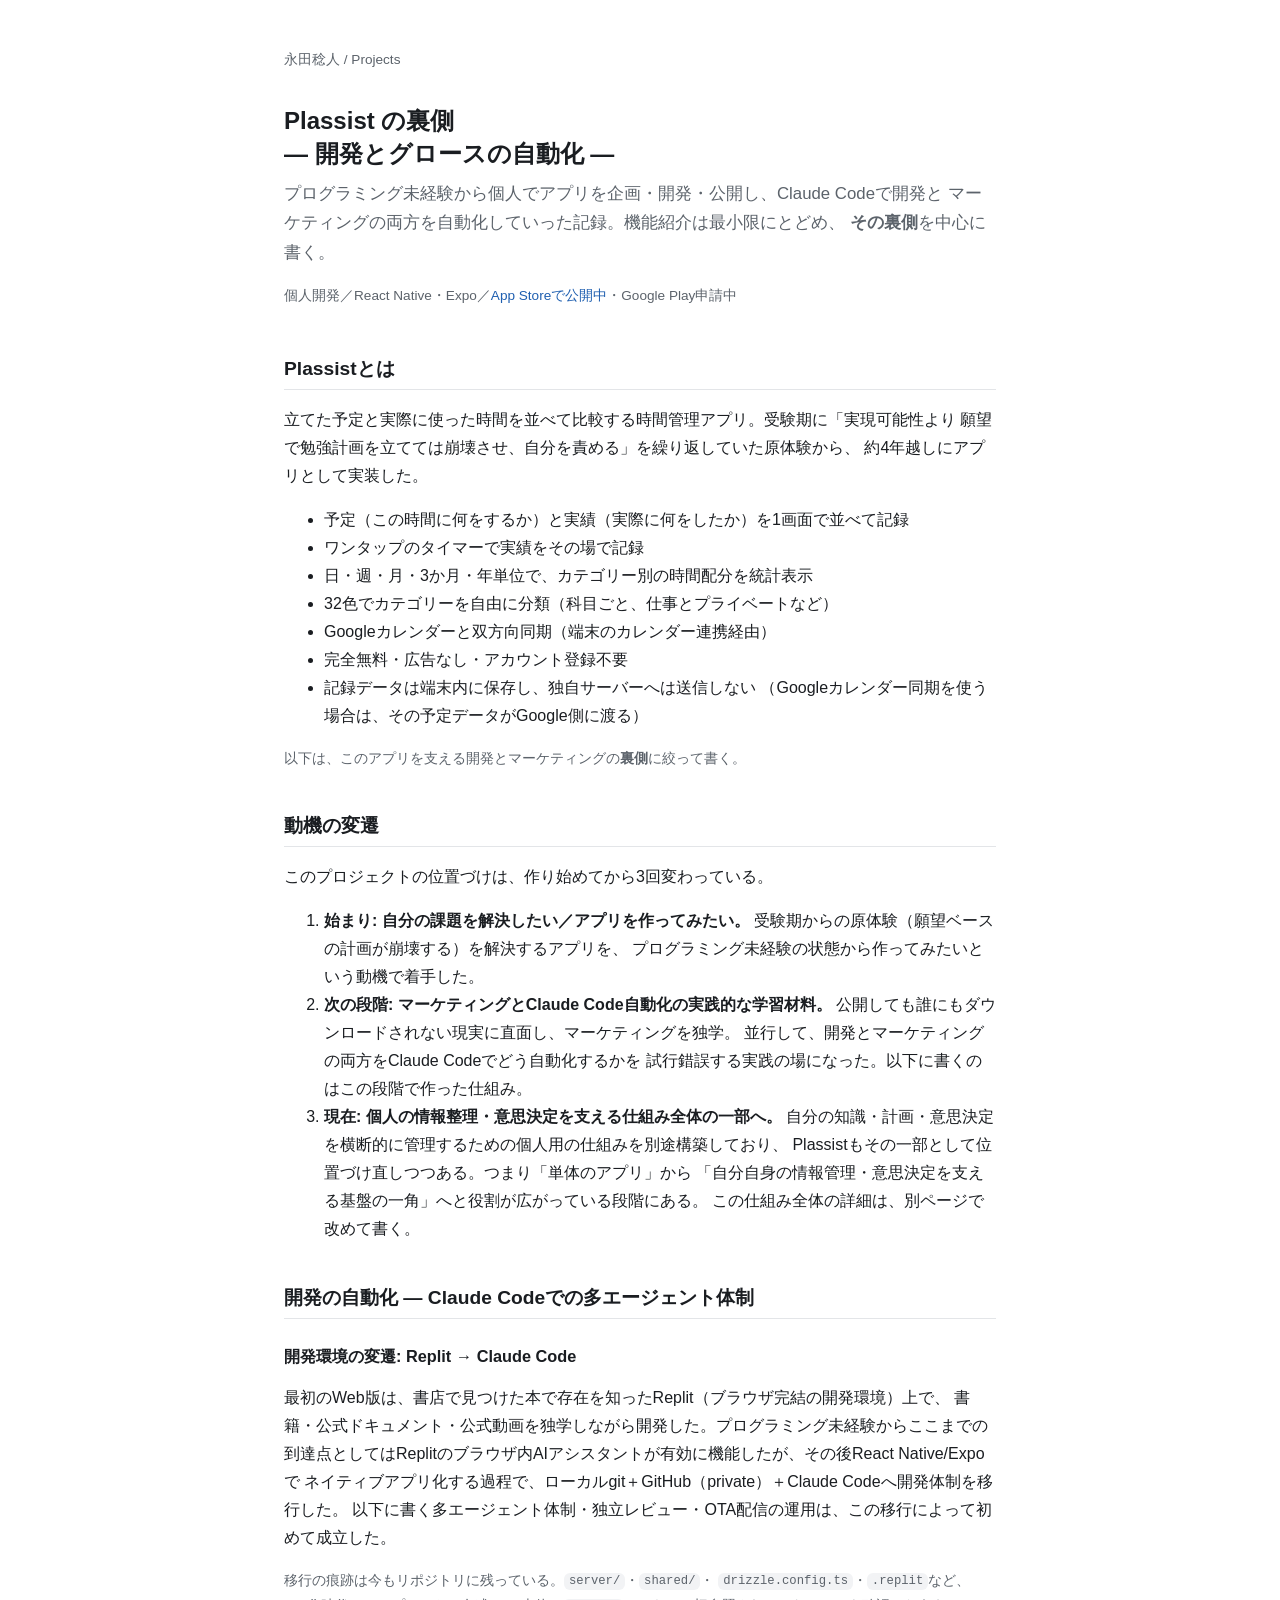
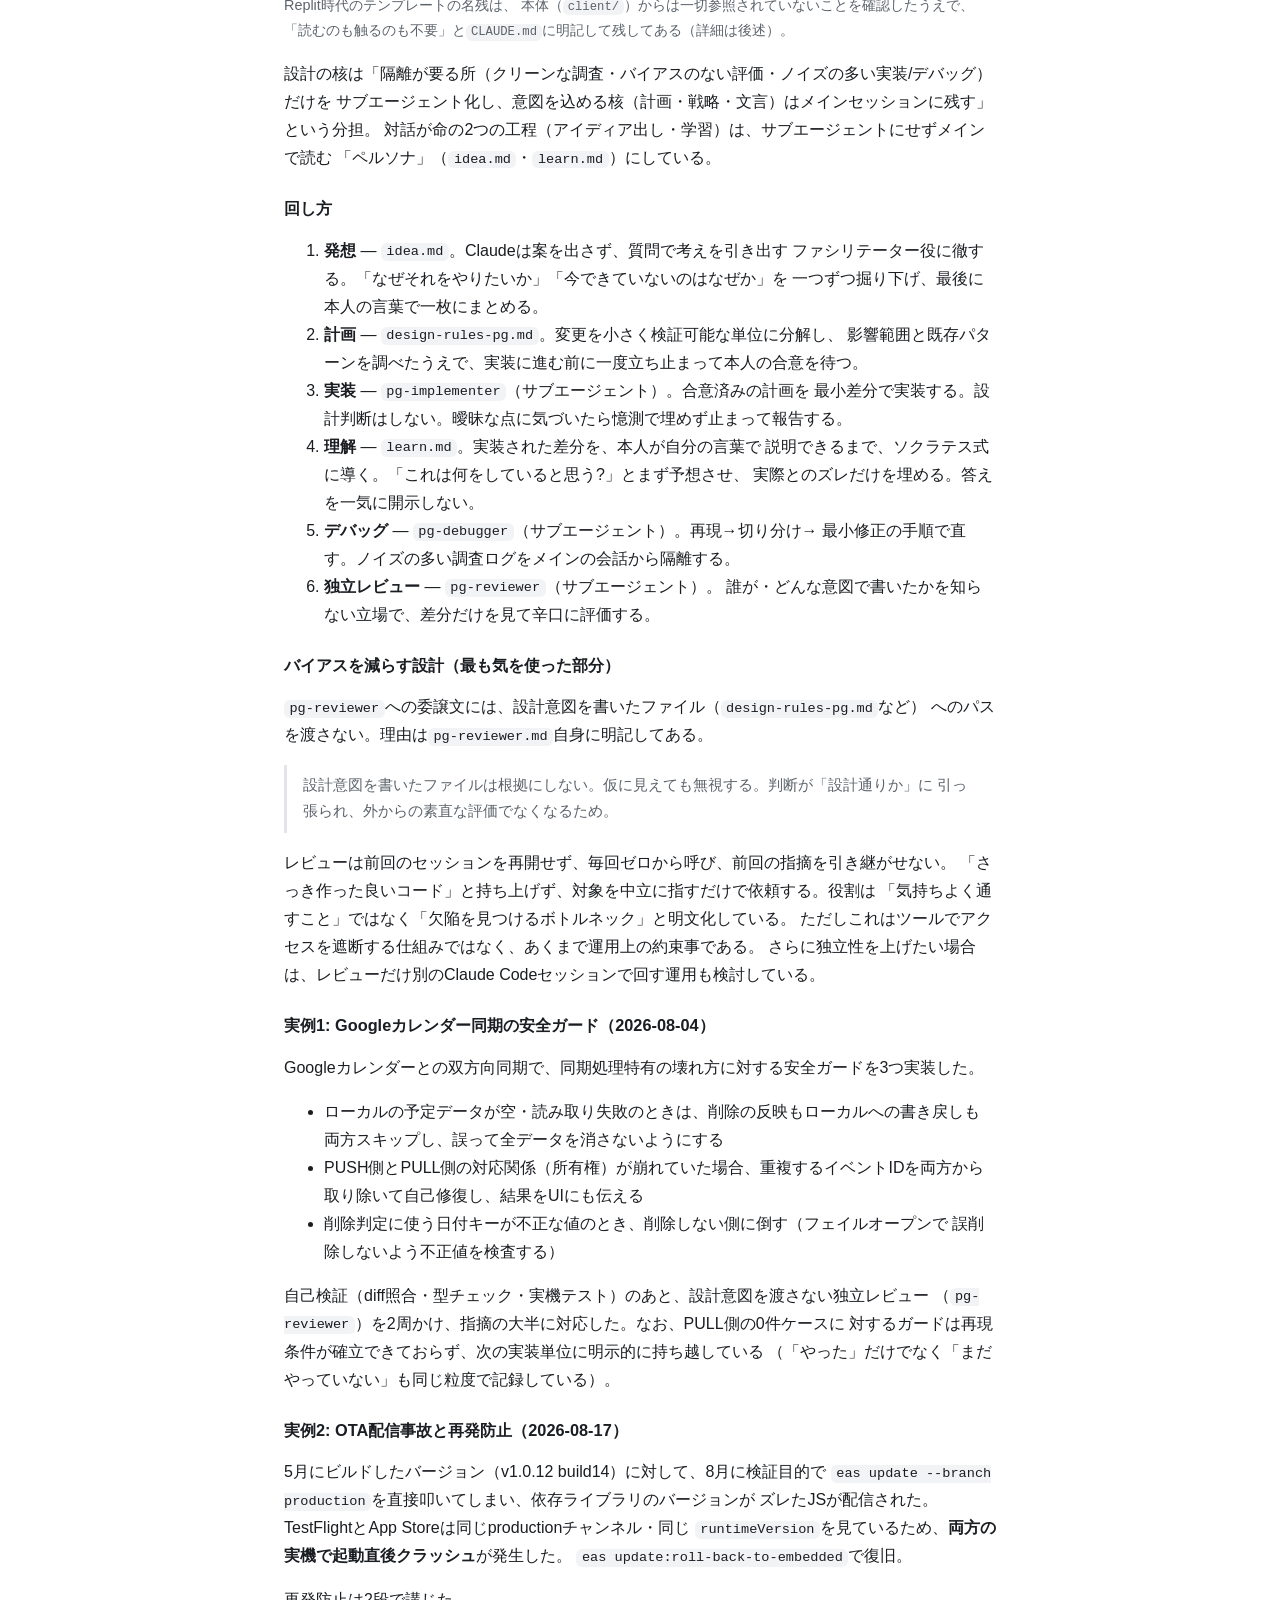
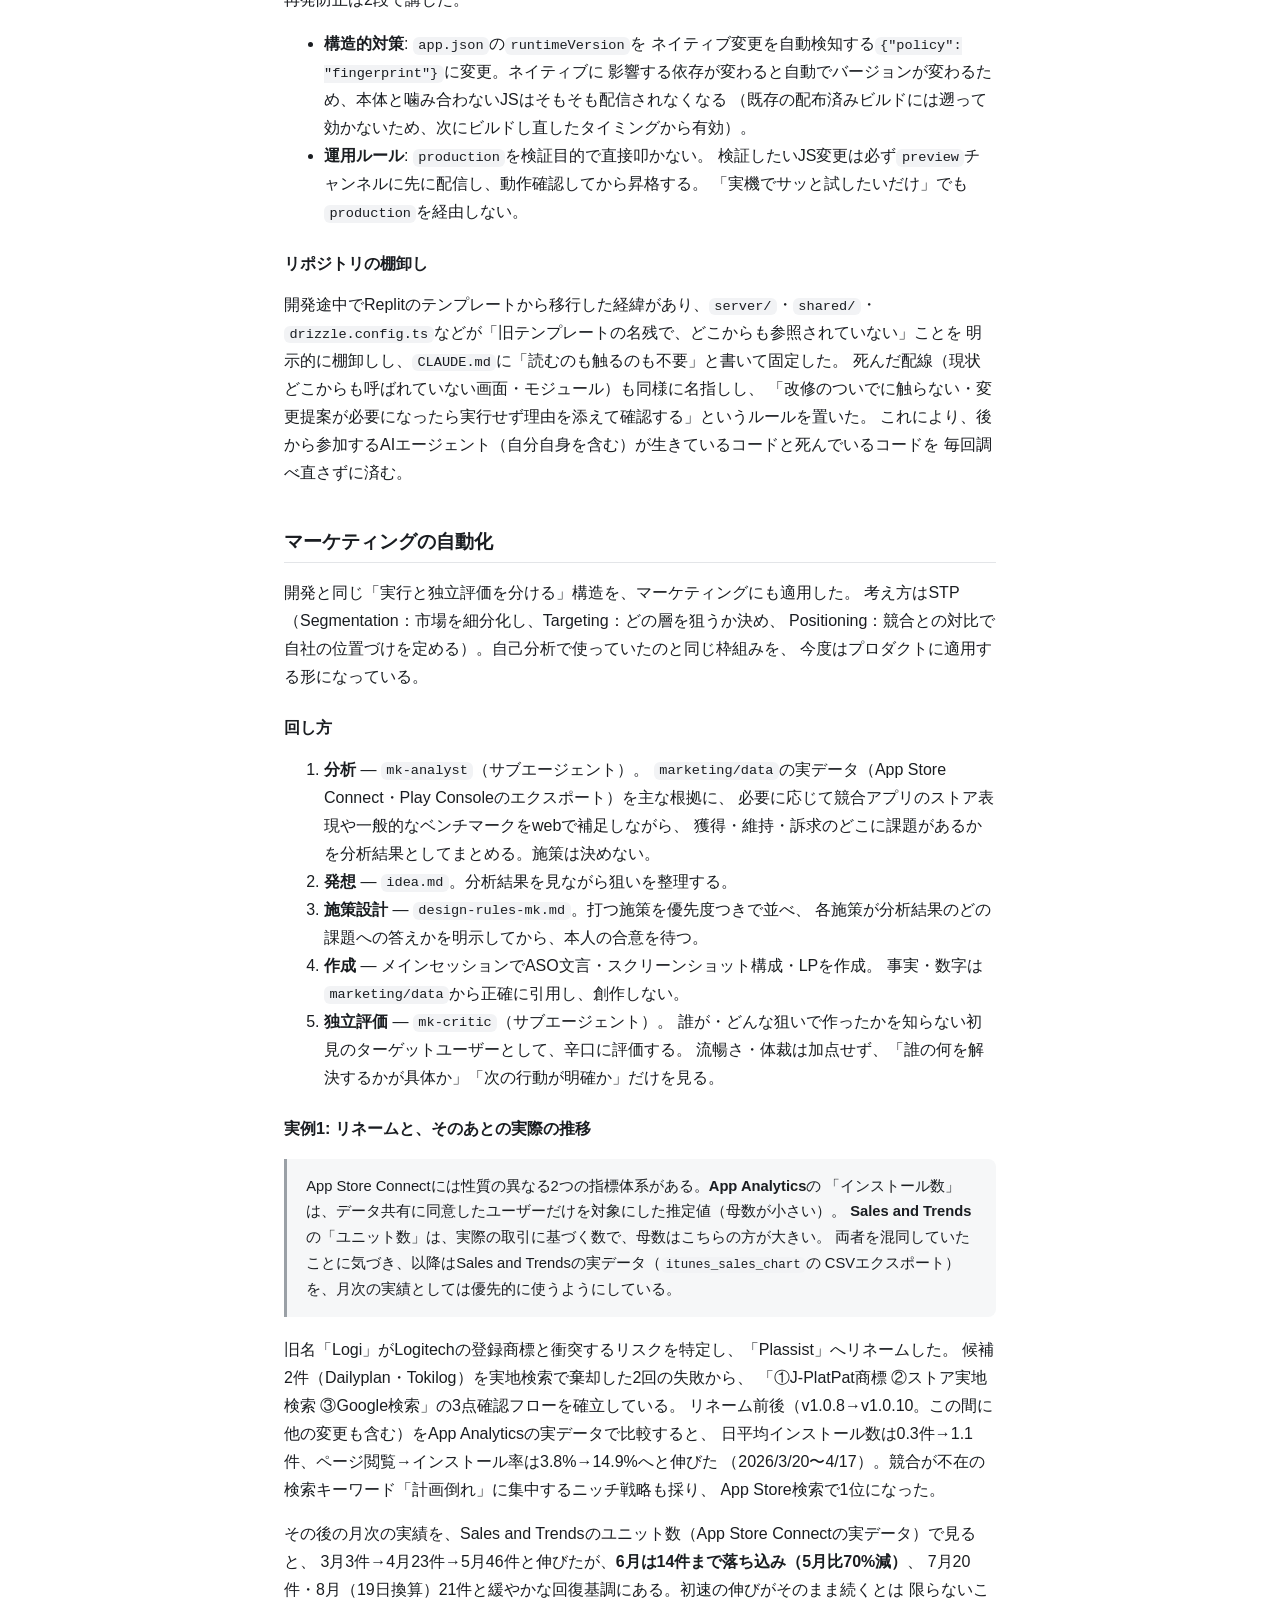
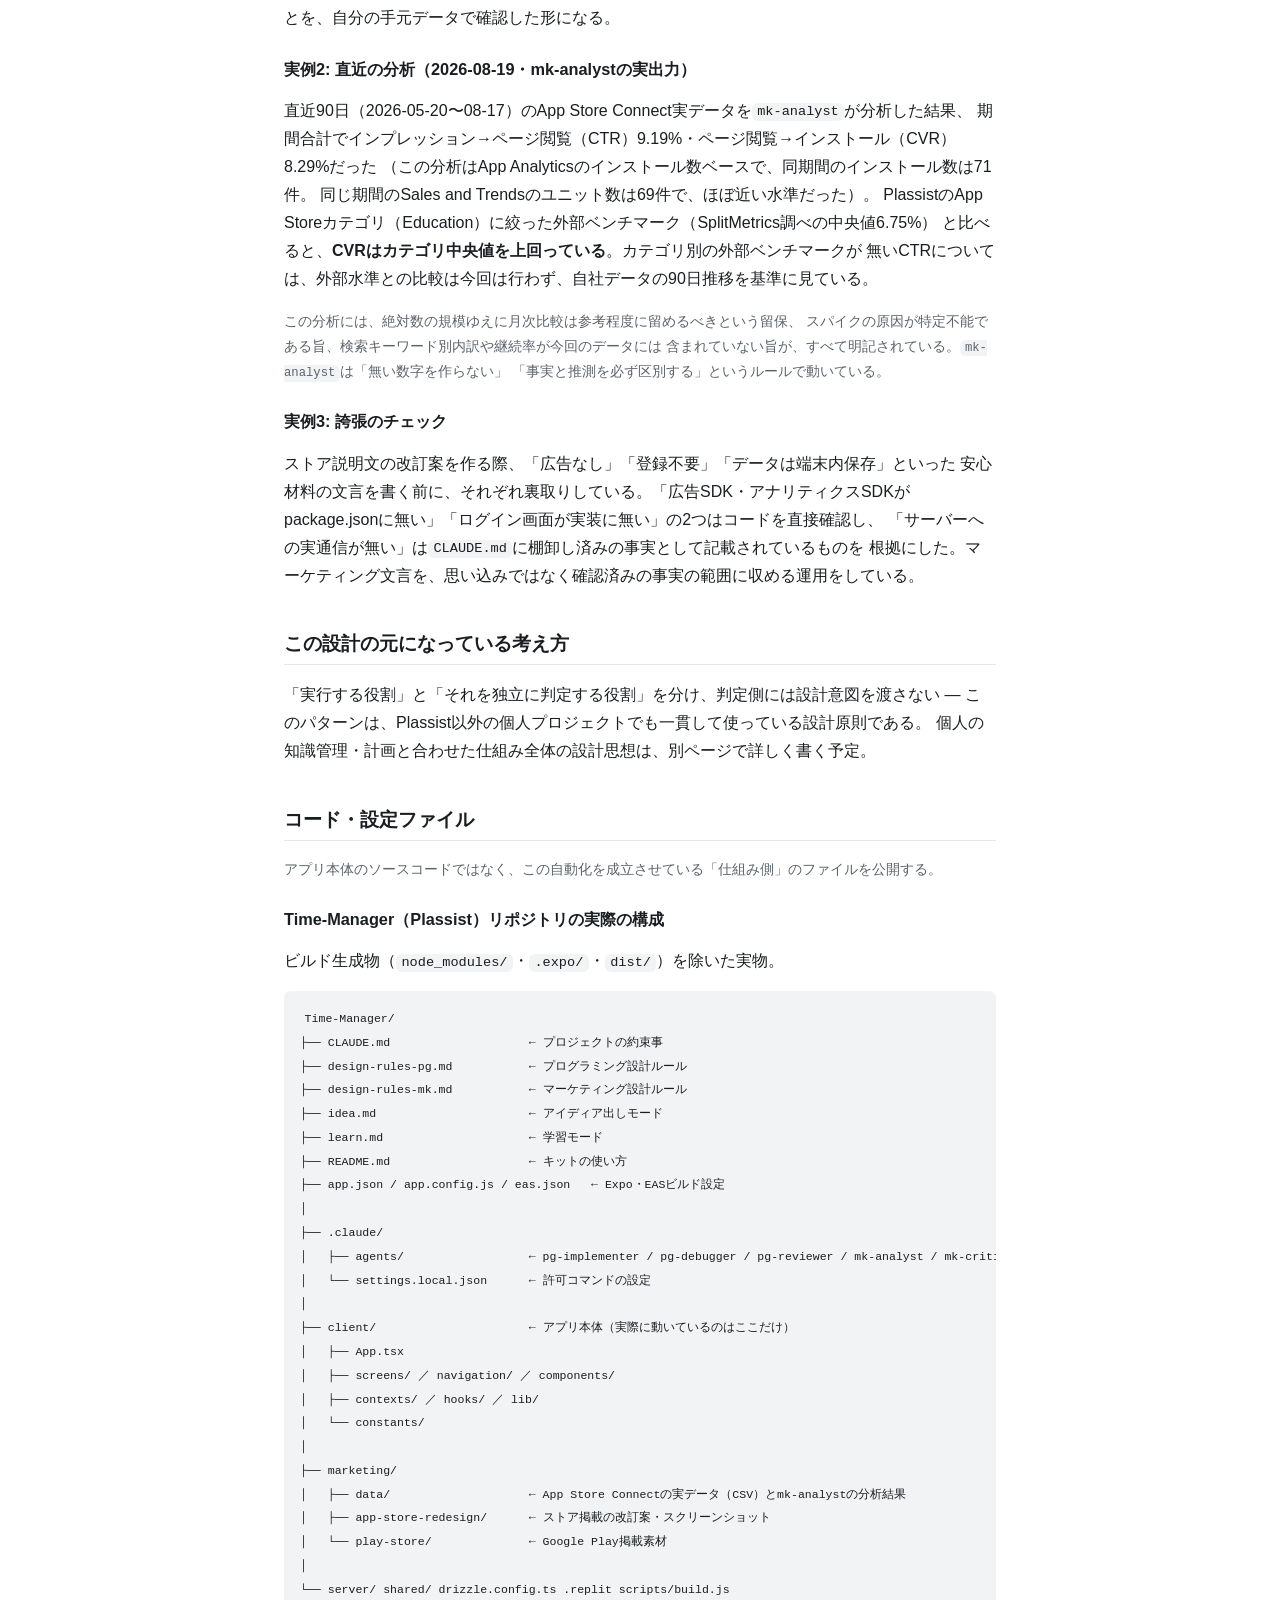
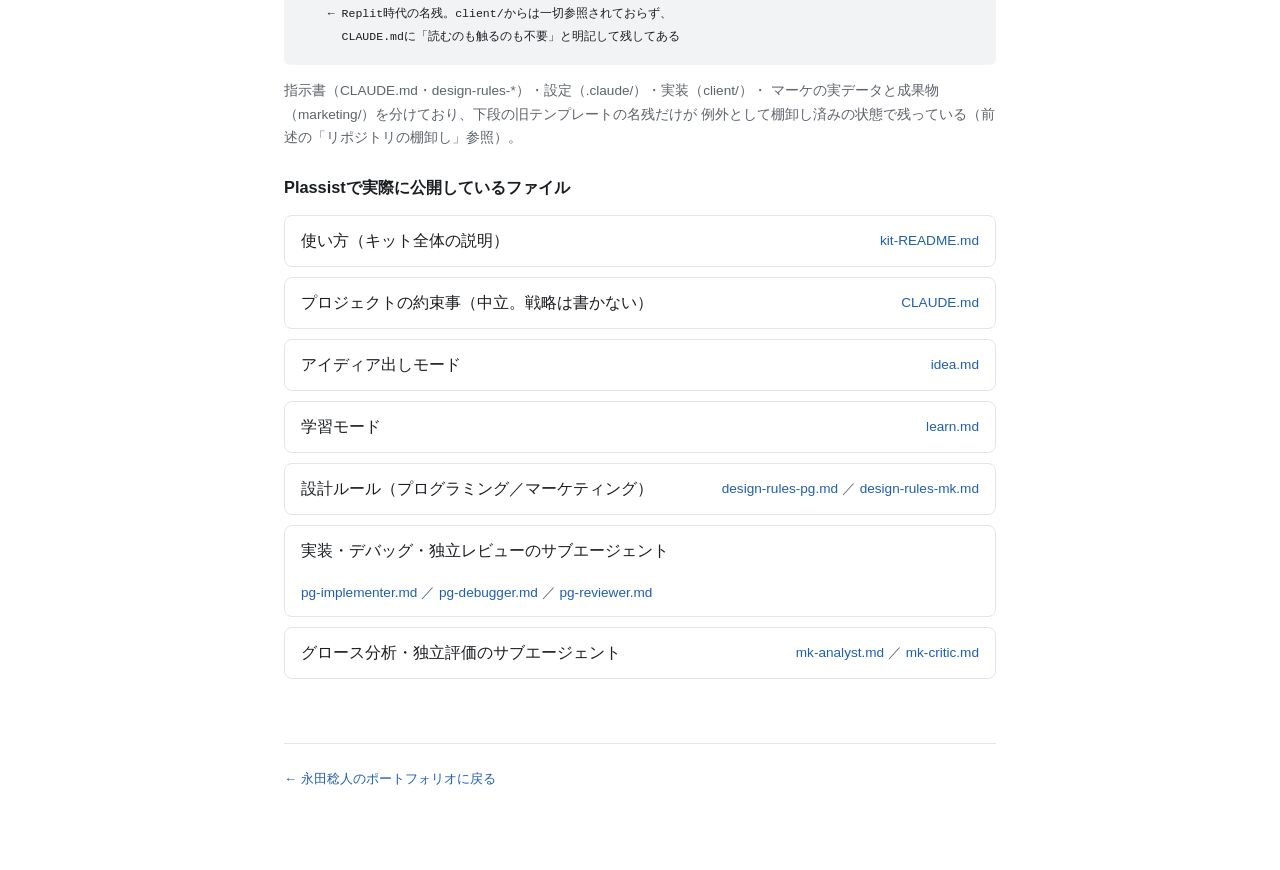
<file: projects/plassist/index.html>
<!doctype html>
<html lang="ja">
<head>
<meta charset="utf-8">
<meta name="viewport" content="width=device-width, initial-scale=1">
<title>Plassist の裏側 — 開発とグロースの自動化</title>
<meta name="description" content="個人開発アプリPlassistを支える、Claude Codeでの開発自動化とマーケティング自動化の設計。独立レビュー・独立評価によるバイアス排除の仕組みを中心に。">
<link rel="stylesheet" href="../../assets/style.css">
</head>
<body>
<div class="wrap">
  <nav class="crumbs"><a href="../../">永田稔人</a> / Projects</nav>

  <header class="site-header">
    <h1>Plassist の裏側<br>— 開発とグロースの自動化 —</h1>
    <p class="lede">
      プログラミング未経験から個人でアプリを企画・開発・公開し、Claude Codeで開発と
      マーケティングの両方を自動化していった記録。機能紹介は最小限にとどめ、
      <strong>その裏側</strong>を中心に書く。
    </p>
    <p class="muted" style="margin-top:0.8rem; font-size:0.85rem;">
      個人開発／React Native・Expo／<a href="https://apps.apple.com/us/app/plassist-%E5%8B%89%E5%BC%B7%E8%A8%88%E7%94%BB%E3%81%AE%E6%94%B9%E5%96%84%E3%82%A2%E3%83%97%E3%83%AA/id6758835071">App Storeで公開中</a>・Google Play申請中
    </p>
  </header>

  <section>
    <h2>Plassistとは</h2>
    <p>
      立てた予定と実際に使った時間を並べて比較する時間管理アプリ。受験期に「実現可能性より
      願望で勉強計画を立てては崩壊させ、自分を責める」を繰り返していた原体験から、
      約4年越しにアプリとして実装した。
    </p>
    <ul>
      <li>予定（この時間に何をするか）と実績（実際に何をしたか）を1画面で並べて記録</li>
      <li>ワンタップのタイマーで実績をその場で記録</li>
      <li>日・週・月・3か月・年単位で、カテゴリー別の時間配分を統計表示</li>
      <li>32色でカテゴリーを自由に分類（科目ごと、仕事とプライベートなど）</li>
      <li>Googleカレンダーと双方向同期（端末のカレンダー連携経由）</li>
      <li>完全無料・広告なし・アカウント登録不要</li>
      <li>記録データは端末内に保存し、独自サーバーへは送信しない
        （Googleカレンダー同期を使う場合は、その予定データがGoogle側に渡る）</li>
    </ul>
    <p class="muted" style="font-size:0.9rem;">
      以下は、このアプリを支える開発とマーケティングの<strong>裏側</strong>に絞って書く。
    </p>
  </section>

  <section>
    <h2>動機の変遷</h2>
    <p>
      このプロジェクトの位置づけは、作り始めてから3回変わっている。
    </p>
    <ol>
      <li><strong>始まり: 自分の課題を解決したい／アプリを作ってみたい。</strong>
        受験期からの原体験（願望ベースの計画が崩壊する）を解決するアプリを、
        プログラミング未経験の状態から作ってみたいという動機で着手した。</li>
      <li><strong>次の段階: マーケティングとClaude Code自動化の実践的な学習材料。</strong>
        公開しても誰にもダウンロードされない現実に直面し、マーケティングを独学。
        並行して、開発とマーケティングの両方をClaude Codeでどう自動化するかを
        試行錯誤する実践の場になった。以下に書くのはこの段階で作った仕組み。</li>
      <li><strong>現在: 個人の情報整理・意思決定を支える仕組み全体の一部へ。</strong>
        自分の知識・計画・意思決定を横断的に管理するための個人用の仕組みを別途構築しており、
        Plassistもその一部として位置づけ直しつつある。つまり「単体のアプリ」から
        「自分自身の情報管理・意思決定を支える基盤の一角」へと役割が広がっている段階にある。
        この仕組み全体の詳細は、別ページで改めて書く。</li>
    </ol>
  </section>

  <section>
    <h2>開発の自動化 — Claude Codeでの多エージェント体制</h2>

    <h3>開発環境の変遷: Replit → Claude Code</h3>
    <p>
      最初のWeb版は、書店で見つけた本で存在を知ったReplit（ブラウザ完結の開発環境）上で、
      書籍・公式ドキュメント・公式動画を独学しながら開発した。プログラミング未経験からここまでの
      到達点としてはReplitのブラウザ内AIアシスタントが有効に機能したが、その後React Native/Expoで
      ネイティブアプリ化する過程で、ローカルgit＋GitHub（private）＋Claude Codeへ開発体制を移行した。
      以下に書く多エージェント体制・独立レビュー・OTA配信の運用は、この移行によって初めて成立した。
    </p>
    <p class="muted" style="font-size:0.9rem;">
      移行の痕跡は今もリポジトリに残っている。<code>server/</code>・<code>shared/</code>・
      <code>drizzle.config.ts</code>・<code>.replit</code>など、Replit時代のテンプレートの名残は、
      本体（<code>client/</code>）からは一切参照されていないことを確認したうえで、
      「読むのも触るのも不要」と<code>CLAUDE.md</code>に明記して残してある（詳細は後述）。
    </p>

    <p>
      設計の核は「隔離が要る所（クリーンな調査・バイアスのない評価・ノイズの多い実装/デバッグ）だけを
      サブエージェント化し、意図を込める核（計画・戦略・文言）はメインセッションに残す」という分担。
      対話が命の2つの工程（アイディア出し・学習）は、サブエージェントにせずメインで読む
      「ペルソナ」（<code>idea.md</code>・<code>learn.md</code>）にしている。
    </p>

    <h3>回し方</h3>
    <ol>
      <li><strong>発想</strong> — <code>idea.md</code>。Claudeは案を出さず、質問で考えを引き出す
        ファシリテーター役に徹する。「なぜそれをやりたいか」「今できていないのはなぜか」を
        一つずつ掘り下げ、最後に本人の言葉で一枚にまとめる。</li>
      <li><strong>計画</strong> — <code>design-rules-pg.md</code>。変更を小さく検証可能な単位に分解し、
        影響範囲と既存パターンを調べたうえで、実装に進む前に一度立ち止まって本人の合意を待つ。</li>
      <li><strong>実装</strong> — <code>pg-implementer</code>（サブエージェント）。合意済みの計画を
        最小差分で実装する。設計判断はしない。曖昧な点に気づいたら憶測で埋めず止まって報告する。</li>
      <li><strong>理解</strong> — <code>learn.md</code>。実装された差分を、本人が自分の言葉で
        説明できるまで、ソクラテス式に導く。「これは何をしていると思う?」とまず予想させ、
        実際とのズレだけを埋める。答えを一気に開示しない。</li>
      <li><strong>デバッグ</strong> — <code>pg-debugger</code>（サブエージェント）。再現→切り分け→
        最小修正の手順で直す。ノイズの多い調査ログをメインの会話から隔離する。</li>
      <li><strong>独立レビュー</strong> — <code>pg-reviewer</code>（サブエージェント）。
        誰が・どんな意図で書いたかを知らない立場で、差分だけを見て辛口に評価する。</li>
    </ol>

    <h3>バイアスを減らす設計（最も気を使った部分）</h3>
    <p>
      <code>pg-reviewer</code>への委譲文には、設計意図を書いたファイル（<code>design-rules-pg.md</code>など）
      へのパスを渡さない。理由は<code>pg-reviewer.md</code>自身に明記してある。
    </p>
    <blockquote style="border-left:3px solid var(--border); margin:1rem 0; padding:0.5rem 1rem; color:var(--text-muted); font-size:0.92rem;">
      設計意図を書いたファイルは根拠にしない。仮に見えても無視する。判断が「設計通りか」に
      引っ張られ、外からの素直な評価でなくなるため。
    </blockquote>
    <p>
      レビューは前回のセッションを再開せず、毎回ゼロから呼び、前回の指摘を引き継がせない。
      「さっき作った良いコード」と持ち上げず、対象を中立に指すだけで依頼する。役割は
      「気持ちよく通すこと」ではなく「欠陥を見つけるボトルネック」と明文化している。
      ただしこれはツールでアクセスを遮断する仕組みではなく、あくまで運用上の約束事である。
      さらに独立性を上げたい場合は、レビューだけ別のClaude Codeセッションで回す運用も検討している。
    </p>

    <h3>実例1: Googleカレンダー同期の安全ガード（2026-08-04）</h3>
    <p>
      Googleカレンダーとの双方向同期で、同期処理特有の壊れ方に対する安全ガードを3つ実装した。
    </p>
    <ul>
      <li>ローカルの予定データが空・読み取り失敗のときは、削除の反映もローカルへの書き戻しも
        両方スキップし、誤って全データを消さないようにする</li>
      <li>PUSH側とPULL側の対応関係（所有権）が崩れていた場合、重複するイベントIDを両方から
        取り除いて自己修復し、結果をUIにも伝える</li>
      <li>削除判定に使う日付キーが不正な値のとき、削除しない側に倒す（フェイルオープンで
        誤削除しないよう不正値を検査する）</li>
    </ul>
    <p>
      自己検証（diff照合・型チェック・実機テスト）のあと、設計意図を渡さない独立レビュー
      （<code>pg-reviewer</code>）を2周かけ、指摘の大半に対応した。なお、PULL側の0件ケースに
      対するガードは再現条件が確立できておらず、次の実装単位に明示的に持ち越している
      （「やった」だけでなく「まだやっていない」も同じ粒度で記録している）。
    </p>

    <h3>実例2: OTA配信事故と再発防止（2026-08-17）</h3>
    <p>
      5月にビルドしたバージョン（v1.0.12 build14）に対して、8月に検証目的で
      <code>eas update --branch production</code>を直接叩いてしまい、依存ライブラリのバージョンが
      ズレたJSが配信された。TestFlightとApp Storeは同じproductionチャンネル・同じ
      <code>runtimeVersion</code>を見ているため、<strong>両方の実機で起動直後クラッシュ</strong>が発生した。
      <code>eas update:roll-back-to-embedded</code>で復旧。
    </p>
    <p>再発防止は2段で講じた。</p>
    <ul>
      <li><strong>構造的対策</strong>: <code>app.json</code>の<code>runtimeVersion</code>を
        ネイティブ変更を自動検知する<code>{"policy": "fingerprint"}</code>に変更。ネイティブに
        影響する依存が変わると自動でバージョンが変わるため、本体と噛み合わないJSはそもそも配信されなくなる
        （既存の配布済みビルドには遡って効かないため、次にビルドし直したタイミングから有効）。</li>
      <li><strong>運用ルール</strong>: <code>production</code>を検証目的で直接叩かない。
        検証したいJS変更は必ず<code>preview</code>チャンネルに先に配信し、動作確認してから昇格する。
        「実機でサッと試したいだけ」でも<code>production</code>を経由しない。</li>
    </ul>

    <h3>リポジトリの棚卸し</h3>
    <p>
      開発途中でReplitのテンプレートから移行した経緯があり、<code>server/</code>・<code>shared/</code>・
      <code>drizzle.config.ts</code>などが「旧テンプレートの名残で、どこからも参照されていない」ことを
      明示的に棚卸しし、<code>CLAUDE.md</code>に「読むのも触るのも不要」と書いて固定した。
      死んだ配線（現状どこからも呼ばれていない画面・モジュール）も同様に名指しし、
      「改修のついでに触らない・変更提案が必要になったら実行せず理由を添えて確認する」というルールを置いた。
      これにより、後から参加するAIエージェント（自分自身を含む）が生きているコードと死んでいるコードを
      毎回調べ直さずに済む。
    </p>
  </section>

  <section>
    <h2>マーケティングの自動化</h2>
    <p>
      開発と同じ「実行と独立評価を分ける」構造を、マーケティングにも適用した。
      考え方はSTP（Segmentation：市場を細分化し、Targeting：どの層を狙うか決め、
      Positioning：競合との対比で自社の位置づけを定める）。自己分析で使っていたのと同じ枠組みを、
      今度はプロダクトに適用する形になっている。
    </p>

    <h3>回し方</h3>
    <ol>
      <li><strong>分析</strong> — <code>mk-analyst</code>（サブエージェント）。
        <code>marketing/data</code>の実データ（App Store Connect・Play Consoleのエクスポート）を主な根拠に、
        必要に応じて競合アプリのストア表現や一般的なベンチマークをwebで補足しながら、
        獲得・維持・訴求のどこに課題があるかを分析結果としてまとめる。施策は決めない。</li>
      <li><strong>発想</strong> — <code>idea.md</code>。分析結果を見ながら狙いを整理する。</li>
      <li><strong>施策設計</strong> — <code>design-rules-mk.md</code>。打つ施策を優先度つきで並べ、
        各施策が分析結果のどの課題への答えかを明示してから、本人の合意を待つ。</li>
      <li><strong>作成</strong> — メインセッションでASO文言・スクリーンショット構成・LPを作成。
        事実・数字は<code>marketing/data</code>から正確に引用し、創作しない。</li>
      <li><strong>独立評価</strong> — <code>mk-critic</code>（サブエージェント）。
        誰が・どんな狙いで作ったかを知らない初見のターゲットユーザーとして、辛口に評価する。
        流暢さ・体裁は加点せず、「誰の何を解決するかが具体か」「次の行動が明確か」だけを見る。</li>
    </ol>

    <h3>実例1: リネームと、そのあとの実際の推移</h3>
    <p class="callout limits">
      App Store Connectには性質の異なる2つの指標体系がある。<strong>App Analytics</strong>の
      「インストール数」は、データ共有に同意したユーザーだけを対象にした推定値（母数が小さい）。
      <strong>Sales and Trends</strong>の「ユニット数」は、実際の取引に基づく数で、母数はこちらの方が大きい。
      両者を混同していたことに気づき、以降はSales and Trendsの実データ（<code>itunes_sales_chart</code>の
      CSVエクスポート）を、月次の実績としては優先的に使うようにしている。
    </p>
    <p>
      旧名「Logi」がLogitechの登録商標と衝突するリスクを特定し、「Plassist」へリネームした。
      候補2件（Dailyplan・Tokilog）を実地検索で棄却した2回の失敗から、
      「①J-PlatPat商標 ②ストア実地検索 ③Google検索」の3点確認フローを確立している。
      リネーム前後（v1.0.8→v1.0.10。この間に他の変更も含む）をApp Analyticsの実データで比較すると、
      日平均インストール数は0.3件→1.1件、ページ閲覧→インストール率は3.8%→14.9%へと伸びた
      （2026/3/20〜4/17）。競合が不在の検索キーワード「計画倒れ」に集中するニッチ戦略も採り、
      App Store検索で1位になった。
    </p>
    <p>
      その後の月次の実績を、Sales and Trendsのユニット数（App Store Connectの実データ）で見ると、
      3月3件→4月23件→5月46件と伸びたが、<strong>6月は14件まで落ち込み（5月比70%減）</strong>、
      7月20件・8月（19日換算）21件と緩やかな回復基調にある。初速の伸びがそのまま続くとは
      限らないことを、自分の手元データで確認した形になる。
    </p>

    <h3>実例2: 直近の分析（2026-08-19・mk-analystの実出力）</h3>
    <p>
      直近90日（2026-05-20〜08-17）のApp Store Connect実データを<code>mk-analyst</code>が分析した結果、
      期間合計でインプレッション→ページ閲覧（CTR）9.19%・ページ閲覧→インストール（CVR）8.29%だった
      （この分析はApp Analyticsのインストール数ベースで、同期間のインストール数は71件。
      同じ期間のSales and Trendsのユニット数は69件で、ほぼ近い水準だった）。
      PlassistのApp Storeカテゴリ（Education）に絞った外部ベンチマーク（SplitMetrics調べの中央値6.75%）
      と比べると、<strong>CVRはカテゴリ中央値を上回っている</strong>。カテゴリ別の外部ベンチマークが
      無いCTRについては、外部水準との比較は今回は行わず、自社データの90日推移を基準に見ている。
    </p>
    <p class="muted" style="font-size:0.9rem;">
      この分析には、絶対数の規模ゆえに月次比較は参考程度に留めるべきという留保、
      スパイクの原因が特定不能である旨、検索キーワード別内訳や継続率が今回のデータには
      含まれていない旨が、すべて明記されている。<code>mk-analyst</code>は「無い数字を作らない」
      「事実と推測を必ず区別する」というルールで動いている。
    </p>

    <h3>実例3: 誇張のチェック</h3>
    <p>
      ストア説明文の改訂案を作る際、「広告なし」「登録不要」「データは端末内保存」といった
      安心材料の文言を書く前に、それぞれ裏取りしている。「広告SDK・アナリティクスSDKが
      package.jsonに無い」「ログイン画面が実装に無い」の2つはコードを直接確認し、
      「サーバーへの実通信が無い」は<code>CLAUDE.md</code>に棚卸し済みの事実として記載されているものを
      根拠にした。マーケティング文言を、思い込みではなく確認済みの事実の範囲に収める運用をしている。
    </p>
  </section>

  <section>
    <h2>この設計の元になっている考え方</h2>
    <p>
      「実行する役割」と「それを独立に判定する役割」を分け、判定側には設計意図を渡さない —
      このパターンは、Plassist以外の個人プロジェクトでも一貫して使っている設計原則である。
      個人の知識管理・計画と合わせた仕組み全体の設計思想は、別ページで詳しく書く予定。
    </p>
  </section>

  <section>
    <h2>コード・設定ファイル</h2>
    <p class="muted" style="font-size:0.9rem;">
      アプリ本体のソースコードではなく、この自動化を成立させている「仕組み側」のファイルを公開する。
    </p>

    <h3>Time-Manager（Plassist）リポジトリの実際の構成</h3>
    <p>
      ビルド生成物（<code>node_modules/</code>・<code>.expo/</code>・<code>dist/</code>）を除いた実物。
    </p>
    <pre><code>Time-Manager/
├── CLAUDE.md                    ← プロジェクトの約束事
├── design-rules-pg.md           ← プログラミング設計ルール
├── design-rules-mk.md           ← マーケティング設計ルール
├── idea.md                      ← アイディア出しモード
├── learn.md                     ← 学習モード
├── README.md                    ← キットの使い方
├── app.json / app.config.js / eas.json   ← Expo・EASビルド設定
│
├── .claude/
│   ├── agents/                  ← pg-implementer / pg-debugger / pg-reviewer / mk-analyst / mk-critic
│   └── settings.local.json      ← 許可コマンドの設定
│
├── client/                      ← アプリ本体（実際に動いているのはここだけ）
│   ├── App.tsx
│   ├── screens/ ／ navigation/ ／ components/
│   ├── contexts/ ／ hooks/ ／ lib/
│   └── constants/
│
├── marketing/
│   ├── data/                    ← App Store Connectの実データ（CSV）とmk-analystの分析結果
│   ├── app-store-redesign/      ← ストア掲載の改訂案・スクリーンショット
│   └── play-store/              ← Google Play掲載素材
│
└── server/ shared/ drizzle.config.ts .replit scripts/build.js
    ← Replit時代の名残。client/からは一切参照されておらず、
      CLAUDE.mdに「読むのも触るのも不要」と明記して残してある</code></pre>
    <p class="muted" style="font-size:0.85rem;">
      指示書（CLAUDE.md・design-rules-*）・設定（.claude/）・実装（client/）・
      マーケの実データと成果物（marketing/）を分けており、下段の旧テンプレートの名残だけが
      例外として棚卸し済みの状態で残っている（前述の「リポジトリの棚卸し」参照）。
    </p>

    <h3>Plassistで実際に公開しているファイル</h3>
    <ul class="resource-list">
      <li>
        <span>使い方（キット全体の説明）</span>
        <span class="desc"><a href="config/kit-README.md">kit-README.md</a></span>
      </li>
      <li>
        <span>プロジェクトの約束事（中立。戦略は書かない）</span>
        <span class="desc"><a href="config/CLAUDE.md">CLAUDE.md</a></span>
      </li>
      <li>
        <span>アイディア出しモード</span>
        <span class="desc"><a href="config/idea.md">idea.md</a></span>
      </li>
      <li>
        <span>学習モード</span>
        <span class="desc"><a href="config/learn.md">learn.md</a></span>
      </li>
      <li>
        <span>設計ルール（プログラミング／マーケティング）</span>
        <span class="desc"><a href="config/design-rules-pg.md">design-rules-pg.md</a> ／
          <a href="config/design-rules-mk.md">design-rules-mk.md</a></span>
      </li>
      <li>
        <span>実装・デバッグ・独立レビューのサブエージェント</span>
        <span class="desc">
          <a href="config/agents/pg-implementer.md">pg-implementer.md</a> ／
          <a href="config/agents/pg-debugger.md">pg-debugger.md</a> ／
          <a href="config/agents/pg-reviewer.md">pg-reviewer.md</a>
        </span>
      </li>
      <li>
        <span>グロース分析・独立評価のサブエージェント</span>
        <span class="desc">
          <a href="config/agents/mk-analyst.md">mk-analyst.md</a> ／
          <a href="config/agents/mk-critic.md">mk-critic.md</a>
        </span>
      </li>
    </ul>
  </section>

  <footer class="site-footer">
    <a href="../../">← 永田稔人のポートフォリオに戻る</a>
  </footer>
</div>
</body>
</html>
</file>
<file: assets/style.css>
:root {
  --bg: #ffffff;
  --bg-subtle: #f6f7f8;
  --text: #1a1d21;
  --text-muted: #5c636b;
  --border: #e3e5e8;
  --accent: #1f5fb0;
  --accent-bg: #eef4fc;
  --concern-strong: #b2182b;
  --concern-weak: #ef8a62;
  --ok: #1a9850;
  --neutral: #9aa0a6;
  --code-bg: #f2f3f5;
  --max-width: 760px;
}

@media (prefers-color-scheme: dark) {
  :root:not([data-theme="light"]) {
    --bg: #14161a;
    --bg-subtle: #1c1f24;
    --text: #e8eaed;
    --text-muted: #9aa0a8;
    --border: #2c3036;
    --accent: #6fa8e6;
    --accent-bg: #1b2a3d;
    --code-bg: #1c1f24;
  }
}
:root[data-theme="dark"] {
  --bg: #14161a;
  --bg-subtle: #1c1f24;
  --text: #e8eaed;
  --text-muted: #9aa0a8;
  --border: #2c3036;
  --accent: #6fa8e6;
  --accent-bg: #1b2a3d;
  --code-bg: #1c1f24;
}

* { box-sizing: border-box; }

body {
  margin: 0;
  background: var(--bg);
  color: var(--text);
  font-family: -apple-system, BlinkMacSystemFont, "Hiragino Sans", "Yu Gothic", "Segoe UI", sans-serif;
  line-height: 1.75;
  font-size: 16px;
}

.wrap {
  max-width: var(--max-width);
  margin: 0 auto;
  padding: 3rem 1.5rem 5rem;
}

header.site-header {
  margin-bottom: 3rem;
}

header.site-header h1 {
  font-size: 1.5rem;
  margin: 0 0 0.4rem;
}

header.site-header .role {
  color: var(--text-muted);
  font-size: 0.95rem;
}

nav.crumbs {
  font-size: 0.85rem;
  color: var(--text-muted);
  margin-bottom: 2rem;
}
nav.crumbs a { color: var(--text-muted); }

a { color: var(--accent); text-decoration: none; }
a:hover { text-decoration: underline; }

h1, h2, h3 { line-height: 1.4; }
h2 {
  font-size: 1.2rem;
  margin-top: 2.6rem;
  padding-bottom: 0.4rem;
  border-bottom: 1px solid var(--border);
}
h3 {
  font-size: 1.02rem;
  margin-top: 1.6rem;
  color: var(--text);
}

p, ul, ol { color: var(--text); }
.muted { color: var(--text-muted); }
.lede {
  font-size: 1.05rem;
  color: var(--text-muted);
  margin-top: 0.5rem;
}

.card {
  display: block;
  border: 1px solid var(--border);
  border-radius: 10px;
  padding: 1.4rem 1.6rem;
  margin: 1.2rem 0;
  transition: border-color 0.15s ease;
}
a.card:hover {
  text-decoration: none;
  border-color: var(--accent);
}
.card h3 { margin-top: 0; }
.card .tags {
  margin-top: 0.6rem;
  font-size: 0.8rem;
  color: var(--text-muted);
}

.stat-row {
  display: grid;
  grid-template-columns: repeat(auto-fit, minmax(120px, 1fr));
  gap: 0.8rem;
  margin: 1.2rem 0 1.6rem;
}
.stat {
  background: var(--bg-subtle);
  border: 1px solid var(--border);
  border-radius: 8px;
  padding: 0.8rem 1rem;
}
.stat .n {
  font-size: 1.4rem;
  font-weight: 600;
  font-variant-numeric: tabular-nums;
}
.stat .label {
  font-size: 0.78rem;
  color: var(--text-muted);
  margin-top: 0.15rem;
}

.resource-list {
  list-style: none;
  padding: 0;
  margin: 1rem 0;
}
.resource-list li {
  border: 1px solid var(--border);
  border-radius: 8px;
  padding: 0.7rem 1rem;
  margin-bottom: 0.6rem;
  display: flex;
  justify-content: space-between;
  align-items: center;
  gap: 1rem;
  flex-wrap: wrap;
}
.resource-list .desc { font-size: 0.85rem; color: var(--text-muted); }

code, pre {
  background: var(--code-bg);
  border-radius: 6px;
  font-family: ui-monospace, "SFMono-Regular", Consolas, monospace;
  font-size: 0.85em;
}
code { padding: 0.1em 0.4em; }
pre { padding: 1rem; overflow-x: auto; }

table {
  width: 100%;
  border-collapse: collapse;
  margin: 1rem 0;
  font-size: 0.9rem;
}
th, td {
  border: 1px solid var(--border);
  padding: 0.5rem 0.7rem;
  text-align: left;
}
th { background: var(--bg-subtle); }

.callout {
  background: var(--bg-subtle);
  border-left: 3px solid var(--accent);
  border-radius: 0 8px 8px 0;
  padding: 0.9rem 1.2rem;
  margin: 1.2rem 0;
  font-size: 0.92rem;
}
.callout.limits { border-left-color: var(--neutral); }

.badge {
  display: inline-block;
  font-size: 0.72rem;
  padding: 0.15em 0.55em;
  border-radius: 999px;
  background: var(--accent-bg);
  color: var(--accent);
  margin-left: 0.4em;
  vertical-align: middle;
}

footer.site-footer {
  margin-top: 4rem;
  padding-top: 1.5rem;
  border-top: 1px solid var(--border);
  font-size: 0.82rem;
  color: var(--text-muted);
}

figure.diagram {
  margin: 1.4rem 0 1.8rem;
  padding: 1rem 1rem 0.8rem;
  border: 1px solid var(--border);
  border-radius: 10px;
  background: var(--bg);
  overflow-x: auto;
}
figure.diagram svg {
  display: block;
  width: 100%;
  min-width: 560px;
  height: auto;
  color: var(--text);
  font-size: 12px;
}
figure.diagram figcaption {
  margin-top: 0.7rem;
  font-size: 0.85rem;
  color: var(--text-muted);
  line-height: 1.6;
}
</file>
